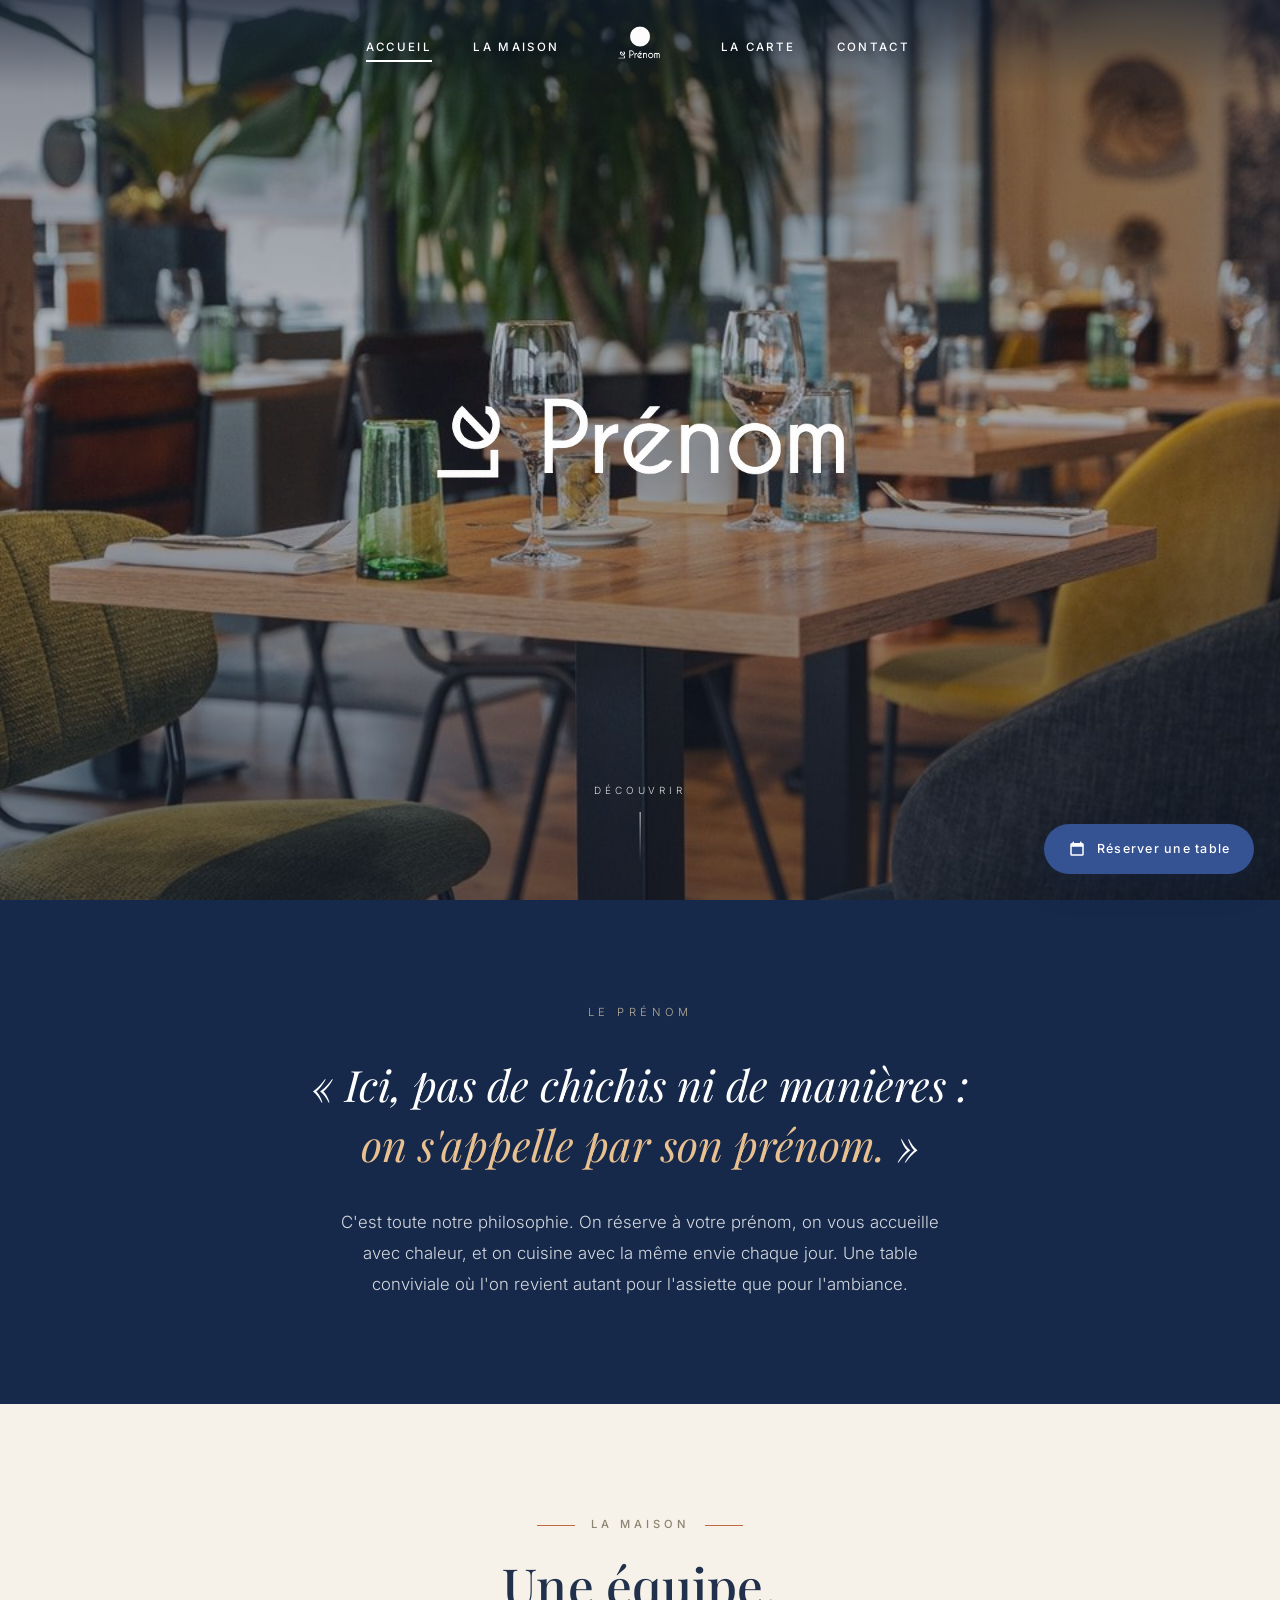
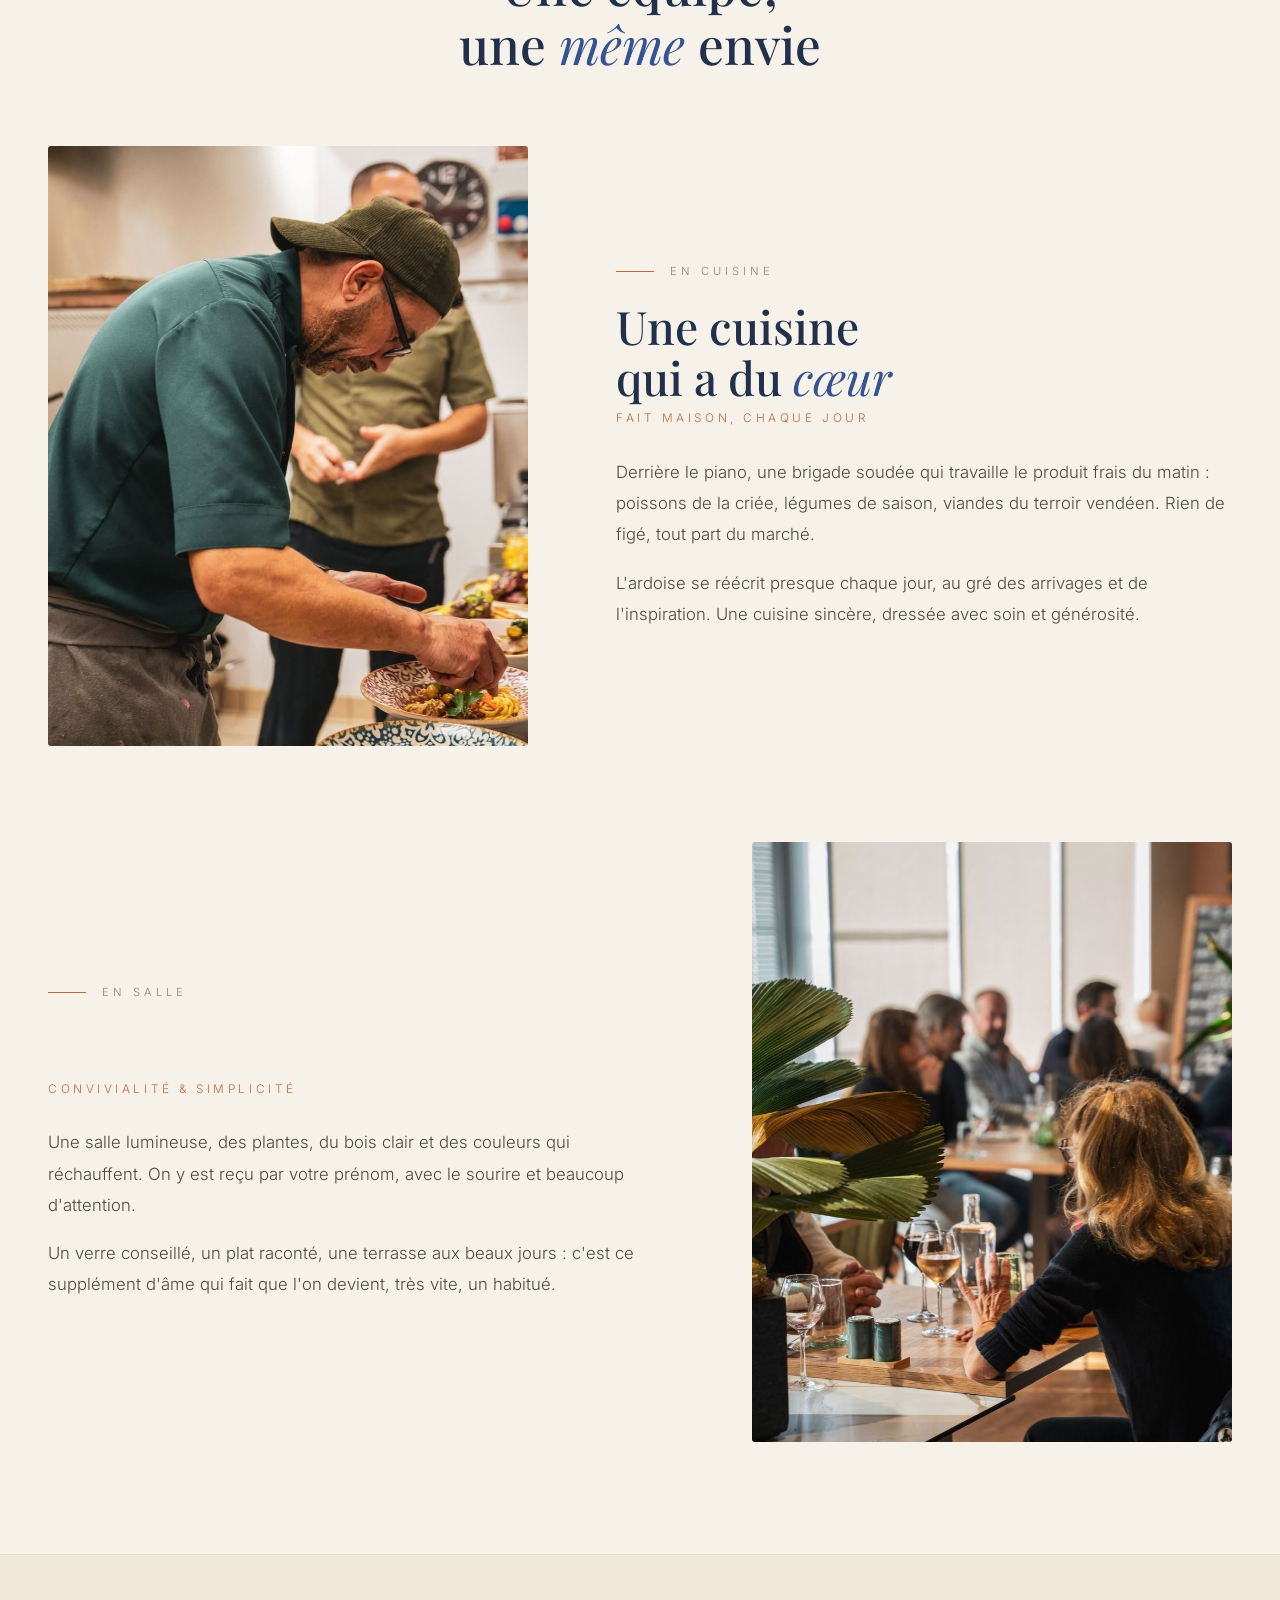
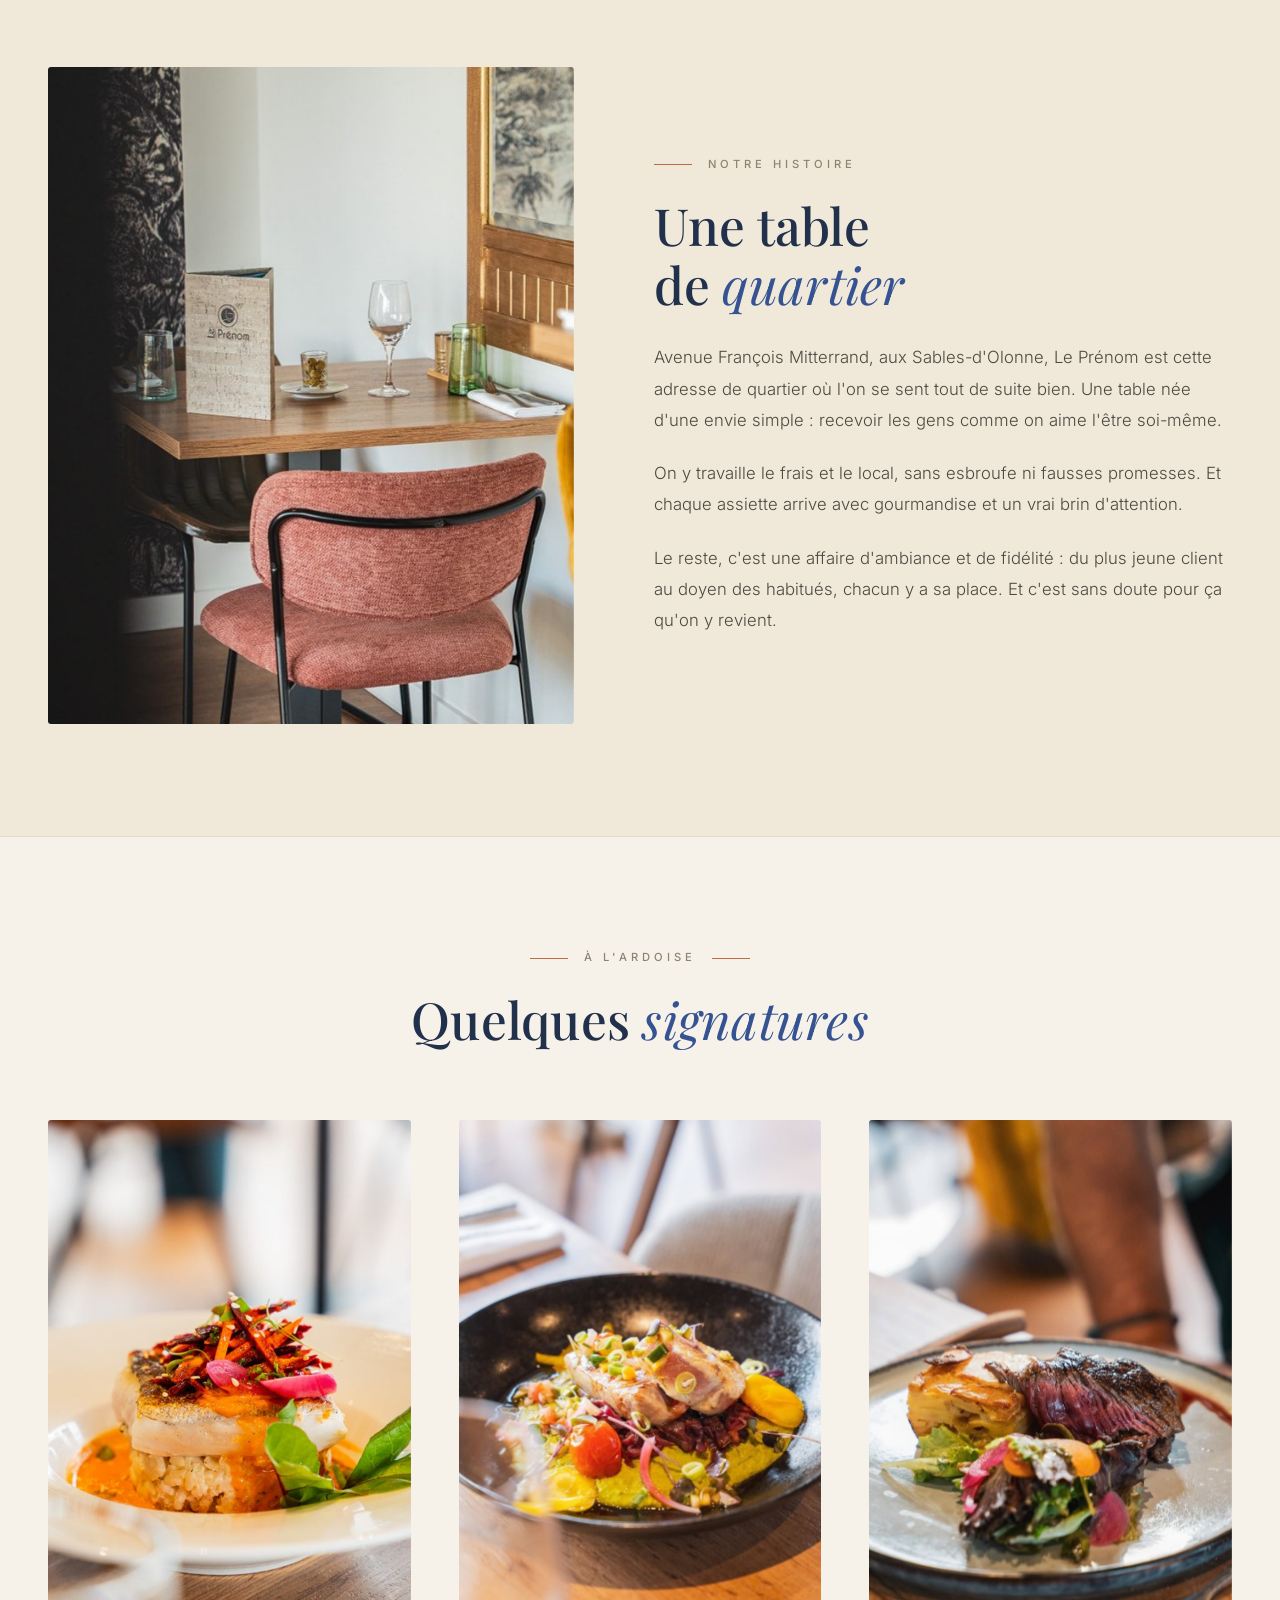
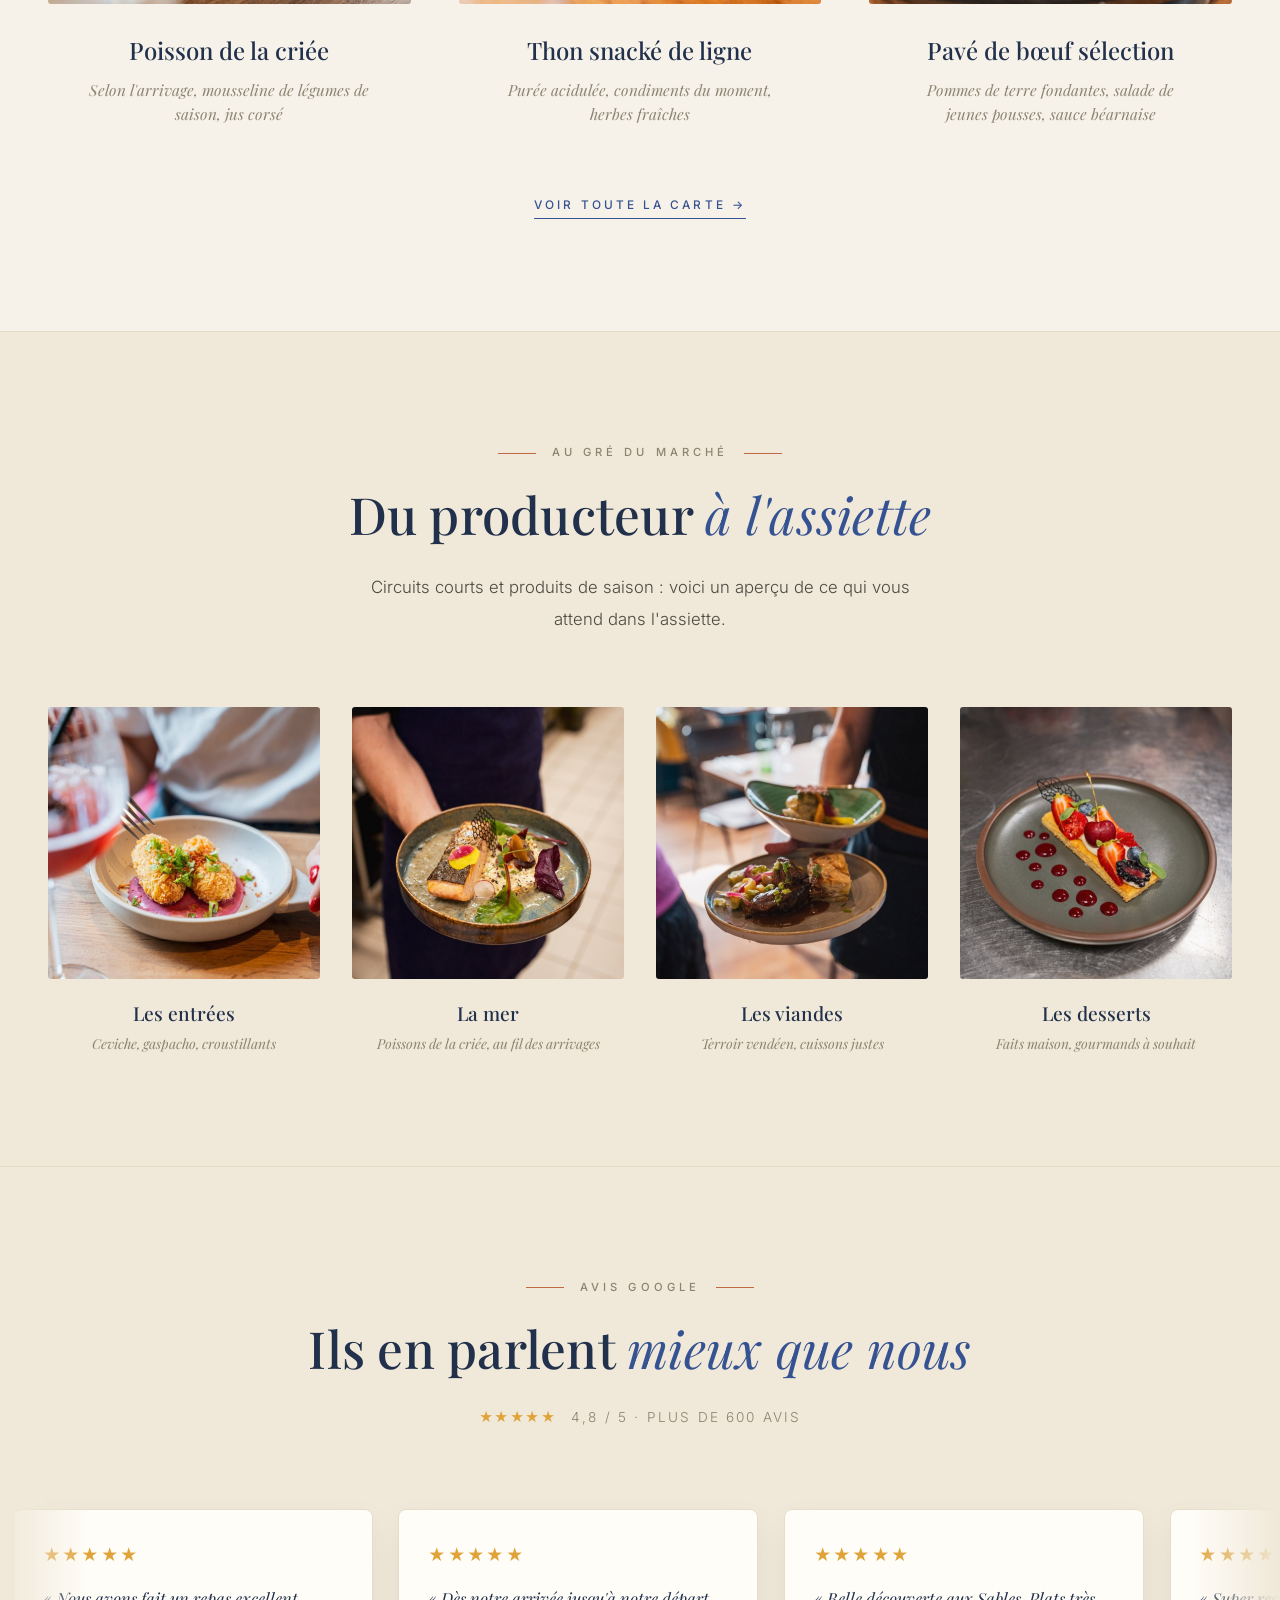
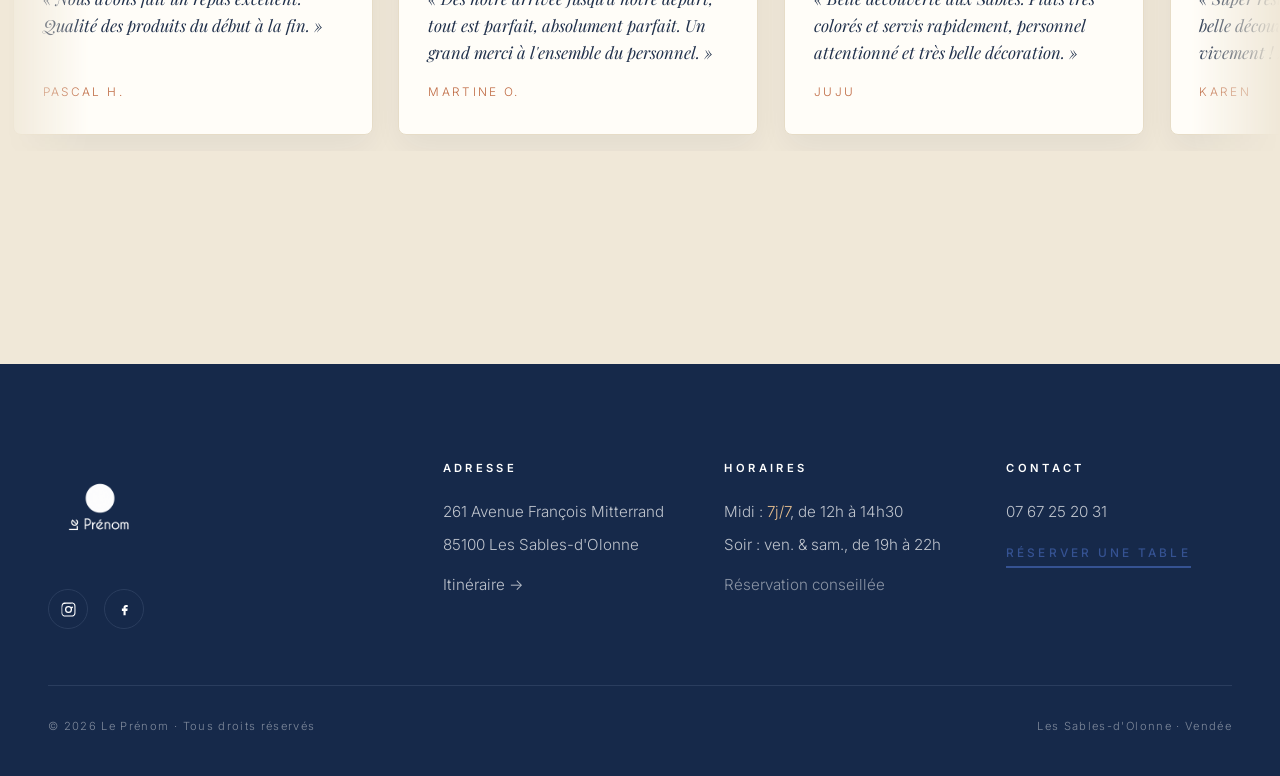
<file: index.html>
<!DOCTYPE html>
<html lang="fr">
<head>
    <meta charset="UTF-8">
    <meta name="viewport" content="width=device-width, initial-scale=1.0">
    <script>document.documentElement.classList.add('js');</script>
    <title>Le Prénom — Restaurant bistronomique aux Sables-d'Olonne</title>
    <meta name="description" content="Le Prénom, restaurant bistronomique aux Sables-d'Olonne. Cuisine de saison faite maison, poissons de la criée et terroir vendéen. Ici, on s'appelle par son prénom. Réservation 07 67 25 20 31.">
    <meta name="keywords" content="restaurant Sables d'Olonne, bistronomie Sables d'Olonne, Le Prénom, restaurant Vendée, cuisine de saison, poisson, criée, avenue François Mitterrand">
    <meta name="author" content="Le Prénom">
    <!-- TEMPORAIRE : bloque l'indexation Google pendant la phase démo. À retirer une fois le site validé. -->
    <meta name="robots" content="noindex, nofollow">
    <meta name="geo.region" content="FR-85">
    <meta name="geo.placename" content="Les Sables-d'Olonne">
    <meta name="geo.position" content="46.4969;-1.7831">
    <meta name="ICBM" content="46.4969, -1.7831">

    <link rel="canonical" href="https://florian-teis.github.io/le-prenom/">

    <link rel="icon" type="image/png" sizes="32x32" href="assets/favicon-32.png">
    <link rel="icon" type="image/png" sizes="192x192" href="assets/favicon-192.png">
    <link rel="apple-touch-icon" sizes="180x180" href="assets/apple-touch-icon.png">

    <!-- Open Graph -->
    <meta property="og:type" content="restaurant.restaurant">
    <meta property="og:locale" content="fr_FR">
    <meta property="og:site_name" content="Le Prénom">
    <meta property="og:url" content="https://florian-teis.github.io/le-prenom/">
    <meta property="og:title" content="Le Prénom — Restaurant bistronomique aux Sables-d'Olonne">
    <meta property="og:description" content="Cuisine de saison faite maison, poissons de la criée et terroir vendéen. Ici, on s'appelle par son prénom.">
    <meta property="og:image" content="https://florian-teis.github.io/le-prenom/assets/og-image.jpg">
    <meta property="og:image:width" content="1200">
    <meta property="og:image:height" content="630">
    <meta property="og:image:alt" content="Le Prénom — Restaurant bistronomique aux Sables-d'Olonne">

    <!-- Twitter -->
    <meta name="twitter:card" content="summary_large_image">
    <meta name="twitter:title" content="Le Prénom — Restaurant bistronomique aux Sables-d'Olonne">
    <meta name="twitter:description" content="Cuisine de saison faite maison aux Sables-d'Olonne. Ici, on s'appelle par son prénom.">
    <meta name="twitter:image" content="https://florian-teis.github.io/le-prenom/assets/og-image.jpg">

    <link rel="preconnect" href="https://fonts.googleapis.com">
    <link rel="preconnect" href="https://fonts.gstatic.com" crossorigin>
    <link href="https://fonts.googleapis.com/css2?family=Playfair+Display:ital,wght@0,400;0,500;0,600;1,400;1,500&family=Inter:wght@300;400;500;600&family=Poppins:wght@300;400;500&display=swap" rel="stylesheet">
    <link rel="stylesheet" href="styles.css">

    <!-- Schema.org Restaurant -->
    <script type="application/ld+json">
    {
      "@context": "https://schema.org",
      "@type": "Restaurant",
      "@id": "https://florian-teis.github.io/le-prenom/#restaurant",
      "name": "Le Prénom",
      "description": "Restaurant bistronomique aux Sables-d'Olonne. Cuisine de saison faite maison, poissons de la criée et terroir vendéen. Ici, on s'appelle par son prénom.",
      "image": [
        "https://florian-teis.github.io/le-prenom/assets/hero.jpg",
        "https://florian-teis.github.io/le-prenom/assets/plat-2.jpg",
        "https://florian-teis.github.io/le-prenom/assets/histoire.jpg"
      ],
      "logo": "https://florian-teis.github.io/le-prenom/assets/favicon-512.png",
      "url": "https://florian-teis.github.io/le-prenom/",
      "telephone": "+33767252031",
      "priceRange": "€€",
      "servesCuisine": ["Française", "Bistronomie", "Poisson", "Cuisine de saison"],
      "address": {
        "@type": "PostalAddress",
        "streetAddress": "261 Avenue François Mitterrand",
        "addressLocality": "Les Sables-d'Olonne",
        "postalCode": "85100",
        "addressRegion": "Vendée",
        "addressCountry": "FR"
      },
      "geo": { "@type": "GeoCoordinates", "latitude": 46.4969, "longitude": -1.7831 },
      "hasMap": "https://www.google.com/maps/search/?api=1&query=Le+Pr%C3%A9nom+261+Avenue+Fran%C3%A7ois+Mitterrand+Les+Sables-d%27Olonne",
      "openingHoursSpecification": [
        { "@type": "OpeningHoursSpecification", "dayOfWeek": ["Monday","Tuesday","Wednesday","Thursday","Friday","Saturday","Sunday"], "opens": "12:00", "closes": "14:30" },
        { "@type": "OpeningHoursSpecification", "dayOfWeek": ["Friday","Saturday"], "opens": "19:00", "closes": "22:00" }
      ],
      "acceptsReservations": "True",
      "menu": "https://florian-teis.github.io/le-prenom/carte.html",
      "aggregateRating": { "@type": "AggregateRating", "ratingValue": "4.8", "reviewCount": "641" },
      "sameAs": [
        "https://www.instagram.com/restaurantleprenom/",
        "https://www.facebook.com/RestaurantLePrenom/"
      ]
    }
    </script>
</head>
<body>

    <!-- NAVIGATION -->
    <nav class="nav">
        <button class="nav-burger" aria-label="Ouvrir le menu" aria-expanded="false">
            <span></span><span></span><span></span>
        </button>
        <ul class="nav-links nav-left">
            <li><a href="#top" class="active">Accueil</a></li>
            <li><a href="lamaison.html">La Maison</a></li>
        </ul>
        <a href="index.html" class="nav-logo" aria-label="Le Prénom — Accueil">
            <img class="logo-light" src="assets/logo-white.png" alt="Le Prénom">
            <img class="logo-dark" src="assets/logo-color.png" alt="">
        </a>
        <ul class="nav-links nav-right">
            <li><a href="carte.html">La Carte</a></li>
            <li><a href="#contact">Contact</a></li>
        </ul>
        <div class="nav-mobile">
            <a href="#top" class="active">Accueil</a>
            <a href="lamaison.html">La Maison</a>
            <a href="carte.html">La Carte</a>
            <a href="#contact">Contact</a>
            <a href="#reserver" class="btn" data-reserve>Réserver une table</a>
        </div>
    </nav>

    <!-- HERO -->
    <header class="hero" id="top">
        <div class="hero-image" style="background-image: url('assets/hero.jpg');"></div>
        <div class="hero-content">
            <h1 class="hero-title reveal"><img class="hero-wordmark" src="assets/logo-wordmark-white.png" alt="Le Prénom"></h1>
        </div>
        <div class="hero-scroll">Découvrir</div>
    </header>

    <!-- CONCEPT -->
    <section class="concept" id="concept">
        <div class="concept-inner">
            <p class="concept-overline reveal">Le Prénom</p>
            <blockquote class="concept-quote reveal">
                « Ici, pas de chichis ni de manières :<br>
                <em>on s'appelle par son prénom.</em> »
            </blockquote>
            <p class="concept-text reveal">
                C'est toute notre philosophie. On réserve à votre prénom, on vous accueille
                avec chaleur, et on cuisine avec la même envie chaque jour. Une table
                conviviale où l'on revient autant pour l'assiette que pour l'ambiance.
            </p>
        </div>
    </section>

    <!-- L'ÉQUIPE -->
    <section class="equipe" id="equipe">
        <div class="container">
            <div class="section-header">
                <p class="section-overline center reveal">La Maison</p>
                <h2 class="section-title reveal">Une équipe,<br>une <em>même</em> envie</h2>
            </div>

            <div class="equipe-rows">
                <article class="equipe-row">
                    <div class="equipe-photo img-reveal parallax-wrap">
                        <div class="parallax-img" data-parallax-img style="background-image: url('assets/team-cuisine.jpg');"></div>
                    </div>
                    <div class="equipe-content">
                        <p class="equipe-overline reveal">En cuisine</p>
                        <h3 class="equipe-name reveal">Une cuisine<br>qui a du <em>cœur</em></h3>
                        <p class="equipe-role reveal">Fait maison, chaque jour</p>
                        <p class="equipe-bio reveal">
                            Derrière le piano, une brigade soudée qui travaille le produit
                            frais du matin : poissons de la criée, légumes de saison,
                            viandes du terroir vendéen. Rien de figé, tout part du marché.
                        </p>
                        <p class="equipe-bio reveal">
                            L'ardoise se réécrit presque chaque jour, au gré des arrivages
                            et de l'inspiration. Une cuisine sincère, dressée avec soin
                            et générosité.
                        </p>
                    </div>
                </article>

                <article class="equipe-row reverse">
                    <div class="equipe-photo img-reveal parallax-wrap">
                        <div class="parallax-img" data-parallax-img style="background-image: url('assets/team-salle.jpg');"></div>
                    </div>
                    <div class="equipe-content">
                        <p class="equipe-overline reveal">En salle</p>
                        <h3 class="equipe-name reveal">Comme à la <em>maison</em></h3>
                        <p class="equipe-role reveal">Convivialité & simplicité</p>
                        <p class="equipe-bio reveal">
                            Une salle lumineuse, des plantes, du bois clair et des couleurs
                            qui réchauffent. On y est reçu par votre prénom, avec le sourire
                            et beaucoup d'attention.
                        </p>
                        <p class="equipe-bio reveal">
                            Un verre conseillé, un plat raconté, une terrasse aux beaux jours :
                            c'est ce supplément d'âme qui fait que l'on devient, très vite,
                            un habitué.
                        </p>
                    </div>
                </article>
            </div>
        </div>
    </section>

    <!-- NOTRE HISTOIRE -->
    <section class="histoire" id="histoire">
        <div class="container">
            <div class="histoire-grid">
                <div class="histoire-image img-reveal parallax-wrap">
                    <div class="parallax-img" data-parallax-img style="background-image: url('assets/histoire.jpg');"></div>
                </div>
                <div class="histoire-content">
                    <p class="section-overline reveal">Notre histoire</p>
                    <h2 class="section-title reveal">Une table<br>de <em>quartier</em></h2>
                    <p class="section-text reveal">
                        Avenue François Mitterrand, aux Sables-d'Olonne, Le Prénom est
                        cette adresse de quartier où l'on se sent tout de suite bien.
                        Une table née d'une envie simple : recevoir les gens comme on
                        aime l'être soi-même.
                    </p>
                    <p class="section-text reveal">
                        On y travaille le frais et le local, sans esbroufe ni fausses
                        promesses. Et chaque assiette arrive avec gourmandise et un
                        vrai brin d'attention.
                    </p>
                    <p class="section-text reveal">
                        Le reste, c'est une affaire d'ambiance et de fidélité :
                        du plus jeune client au doyen des habitués, chacun y a sa place.
                        Et c'est sans doute pour ça qu'on y revient.
                    </p>
                </div>
            </div>
        </div>
    </section>

    <!-- PLATS SIGNATURES -->
    <section class="plats" id="plats">
        <div class="container">
            <div class="section-header">
                <p class="section-overline center reveal">À l'ardoise</p>
                <h2 class="section-title reveal">Quelques <em>signatures</em></h2>
            </div>

            <div class="plats-grid">
                <article class="plat-card reveal">
                    <div class="plat-image img-reveal parallax-wrap">
                        <div class="parallax-img" data-parallax-img style="background-image: url('assets/plat-1.jpg');"></div>
                    </div>
                    <h3 class="plat-name">Poisson de la criée</h3>
                    <p class="plat-desc">Selon l'arrivage, mousseline de légumes de saison, jus corsé</p>
                </article>

                <article class="plat-card reveal">
                    <div class="plat-image img-reveal parallax-wrap">
                        <div class="parallax-img" data-parallax-img style="background-image: url('assets/plat-2.jpg');"></div>
                    </div>
                    <h3 class="plat-name">Thon snacké de ligne</h3>
                    <p class="plat-desc">Purée acidulée, condiments du moment, herbes fraîches</p>
                </article>

                <article class="plat-card reveal">
                    <div class="plat-image img-reveal parallax-wrap">
                        <div class="parallax-img" data-parallax-img style="background-image: url('assets/plat-3.jpg');"></div>
                    </div>
                    <h3 class="plat-name">Pavé de bœuf sélection</h3>
                    <p class="plat-desc">Pommes de terre fondantes, salade de jeunes pousses, sauce béarnaise</p>
                </article>
            </div>

            <div class="plats-cta reveal">
                <a href="carte.html" class="link-discrete">Voir toute la carte →</a>
            </div>
        </div>
    </section>

    <!-- SAVEURS -->
    <section class="saveurs" id="saveurs">
        <div class="container">
            <div class="saveurs-intro">
                <p class="section-overline center reveal">Au gré du marché</p>
                <h2 class="section-title reveal">Du producteur <em>à l'assiette</em></h2>
                <p class="section-text reveal">
                    Circuits courts et produits de saison : voici un aperçu
                    de ce qui vous attend dans l'assiette.
                </p>
            </div>

            <div class="saveurs-grid">
                <article class="saveur-card reveal">
                    <a href="carte.html" aria-label="Voir les entrées">
                        <div class="saveur-image img-reveal parallax-wrap">
                            <div class="parallax-img" data-parallax-img style="background-image: url('assets/cat-entrees.jpg');"></div>
                        </div>
                        <h3 class="saveur-name">Les entrées</h3>
                        <p class="saveur-tagline">Ceviche, gaspacho, croustillants</p>
                    </a>
                </article>

                <article class="saveur-card reveal">
                    <a href="carte.html" aria-label="Voir les poissons">
                        <div class="saveur-image img-reveal parallax-wrap">
                            <div class="parallax-img" data-parallax-img style="background-image: url('assets/cat-poissons.jpg');"></div>
                        </div>
                        <h3 class="saveur-name">La mer</h3>
                        <p class="saveur-tagline">Poissons de la criée, au fil des arrivages</p>
                    </a>
                </article>

                <article class="saveur-card reveal">
                    <a href="carte.html" aria-label="Voir les viandes">
                        <div class="saveur-image img-reveal parallax-wrap">
                            <div class="parallax-img" data-parallax-img style="background-image: url('assets/cat-viandes.jpg');"></div>
                        </div>
                        <h3 class="saveur-name">Les viandes</h3>
                        <p class="saveur-tagline">Terroir vendéen, cuissons justes</p>
                    </a>
                </article>

                <article class="saveur-card reveal">
                    <a href="carte.html" aria-label="Voir les desserts">
                        <div class="saveur-image img-reveal parallax-wrap">
                            <div class="parallax-img" data-parallax-img style="background-image: url('assets/cat-desserts.jpg');"></div>
                        </div>
                        <h3 class="saveur-name">Les desserts</h3>
                        <p class="saveur-tagline">Faits maison, gourmands à souhait</p>
                    </a>
                </article>
            </div>
        </div>
    </section>

    <!-- AVIS CLIENTS (Google) -->
    <section class="avis" id="avis">
        <div class="avis-head">
            <p class="section-overline center reveal">Avis Google</p>
            <h2 class="section-title reveal">Ils en parlent <em>mieux que nous</em></h2>
            <p class="avis-rating reveal"><span class="stars">★★★★★</span> 4,8 / 5 · plus de 600 avis</p>
        </div>

        <div class="avis-marquee">
            <div class="avis-track">
                <!-- Série d'avis (dupliquée plus bas pour le défilement continu) -->
                <article class="avis-card"><div class="avis-stars">★★★★★</div><p class="avis-text">« Nous avons fait un repas excellent. Qualité des produits du début à la fin. »</p><p class="avis-author">Pascal H.</p></article>
                <article class="avis-card"><div class="avis-stars">★★★★★</div><p class="avis-text">« Dès notre arrivée jusqu'à notre départ, tout est parfait, absolument parfait. Un grand merci à l'ensemble du personnel. »</p><p class="avis-author">Martine O.</p></article>
                <article class="avis-card"><div class="avis-stars">★★★★★</div><p class="avis-text">« Belle découverte aux Sables. Plats très colorés et servis rapidement, personnel attentionné et très belle décoration. »</p><p class="avis-author">Juju</p></article>
                <article class="avis-card"><div class="avis-stars">★★★★★</div><p class="avis-text">« Super restaurant ! Vraiment une très belle découverte ! Je recommande vivement ! »</p><p class="avis-author">Karen</p></article>
                <article class="avis-card"><div class="avis-stars">★★★★<span class="star-empty">★</span></div><p class="avis-text">« Très bon et bien présenté. Un prix vraiment correct et un service rapide. »</p><p class="avis-author">Shortsam</p></article>
                <article class="avis-card"><div class="avis-stars">★★★★★</div><p class="avis-text">« Délicieux, fait maison ! Le service était impeccable, les serveurs sont souriants et disponibles. »</p><p class="avis-author">Sarah O.</p></article>
                <article class="avis-card"><div class="avis-stars">★★★★★</div><p class="avis-text">« Les plats sont délicieux du début à la fin : entrée, plat et dessert parfaitement préparés et joliment présentés. »</p><p class="avis-author">Erwan M.</p></article>
                <article class="avis-card"><div class="avis-stars">★★★★★</div><p class="avis-text">« Tout était excellent et parfait. Cuisine créative et généreuse. Si vous êtes de passage aux Sables, à tester absolument ! »</p><p class="avis-author">Izzy</p></article>
                <!-- duplicata pour la boucle -->
                <article class="avis-card" aria-hidden="true"><div class="avis-stars">★★★★★</div><p class="avis-text">« Nous avons fait un repas excellent. Qualité des produits du début à la fin. »</p><p class="avis-author">Pascal H.</p></article>
                <article class="avis-card" aria-hidden="true"><div class="avis-stars">★★★★★</div><p class="avis-text">« Dès notre arrivée jusqu'à notre départ, tout est parfait, absolument parfait. Un grand merci à l'ensemble du personnel. »</p><p class="avis-author">Martine O.</p></article>
                <article class="avis-card" aria-hidden="true"><div class="avis-stars">★★★★★</div><p class="avis-text">« Belle découverte aux Sables. Plats très colorés et servis rapidement, personnel attentionné et très belle décoration. »</p><p class="avis-author">Juju</p></article>
                <article class="avis-card" aria-hidden="true"><div class="avis-stars">★★★★★</div><p class="avis-text">« Super restaurant ! Vraiment une très belle découverte ! Je recommande vivement ! »</p><p class="avis-author">Karen</p></article>
                <article class="avis-card" aria-hidden="true"><div class="avis-stars">★★★★<span class="star-empty">★</span></div><p class="avis-text">« Très bon et bien présenté. Un prix vraiment correct et un service rapide. »</p><p class="avis-author">Shortsam</p></article>
                <article class="avis-card" aria-hidden="true"><div class="avis-stars">★★★★★</div><p class="avis-text">« Délicieux, fait maison ! Le service était impeccable, les serveurs sont souriants et disponibles. »</p><p class="avis-author">Sarah O.</p></article>
                <article class="avis-card" aria-hidden="true"><div class="avis-stars">★★★★★</div><p class="avis-text">« Les plats sont délicieux du début à la fin : entrée, plat et dessert parfaitement préparés et joliment présentés. »</p><p class="avis-author">Erwan M.</p></article>
                <article class="avis-card" aria-hidden="true"><div class="avis-stars">★★★★★</div><p class="avis-text">« Tout était excellent et parfait. Cuisine créative et généreuse. Si vous êtes de passage aux Sables, à tester absolument ! »</p><p class="avis-author">Izzy</p></article>
            </div>
        </div>

        <p class="avis-cta reveal">
            <a href="https://www.google.com/maps/search/?api=1&query=Le+Pr%C3%A9nom+261+Avenue+Fran%C3%A7ois+Mitterrand+Les+Sables-d%27Olonne" target="_blank" rel="noopener" class="link-discrete">Voir tous les avis sur Google →</a>
        </p>
    </section>

    <!-- PIED DE PAGE / CONTACT -->
    <footer class="footer" id="contact">
        <div class="footer-grid">
            <div class="footer-brand">
                <a href="index.html" class="nav-logo" aria-label="Le Prénom"><img src="assets/logo-white.png" alt="Le Prénom"></a>
                <div class="footer-social">
                    <a href="https://www.instagram.com/restaurantleprenom/" target="_blank" rel="noopener" aria-label="Instagram">
                        <svg viewBox="0 0 24 24" aria-hidden="true"><path d="M12 2.2c3.2 0 3.6 0 4.9.07 1.17.05 1.8.25 2.23.41.56.22.96.48 1.38.9.42.42.68.82.9 1.38.16.42.36 1.06.41 2.23.06 1.27.07 1.65.07 4.85s0 3.58-.07 4.85c-.05 1.17-.25 1.8-.41 2.23-.22.56-.48.96-.9 1.38-.42.42-.82.68-1.38.9-.42.16-1.06.36-2.23.41-1.27.06-1.65.07-4.9.07s-3.63 0-4.9-.07c-1.17-.05-1.8-.25-2.23-.41a3.7 3.7 0 01-1.38-.9 3.7 3.7 0 01-.9-1.38c-.16-.42-.36-1.06-.41-2.23C2.21 15.6 2.2 15.2 2.2 12s0-3.58.07-4.85c.05-1.17.25-1.8.41-2.23.22-.56.48-.96.9-1.38.42-.42.82-.68 1.38-.9.42-.16 1.06-.36 2.23-.41C8.4 2.21 8.8 2.2 12 2.2zm0 1.8c-3.15 0-3.52.01-4.76.07-.9.04-1.38.19-1.7.32-.43.16-.74.36-1.06.68-.32.32-.52.63-.68 1.06-.13.32-.28.8-.32 1.7C3.21 8.48 3.2 8.85 3.2 12s.01 3.52.07 4.76c.04.9.19 1.38.32 1.7.16.43.36.74.68 1.06.32.32.63.52 1.06.68.32.13.8.28 1.7.32 1.24.06 1.61.07 4.76.07s3.52-.01 4.76-.07c.9-.04 1.38-.19 1.7-.32.43-.16.74-.36 1.06-.68.32-.32.52-.63.68-1.06.13-.32.28-.8.32-1.7.06-1.24.07-1.61.07-4.76s-.01-3.52-.07-4.76c-.04-.9-.19-1.38-.32-1.7a2.85 2.85 0 00-.68-1.06 2.85 2.85 0 00-1.06-.68c-.32-.13-.8-.28-1.7-.32C15.52 4.01 15.15 4 12 4zm0 3.06A4.94 4.94 0 1112 17a4.94 4.94 0 010-9.88zm0 1.8a3.14 3.14 0 100 6.28 3.14 3.14 0 000-6.28zm5.14-.96a1.15 1.15 0 110 2.3 1.15 1.15 0 010-2.3z"/></svg>
                    </a>
                    <a href="https://www.facebook.com/RestaurantLePrenom/" target="_blank" rel="noopener" aria-label="Facebook">
                        <svg viewBox="0 0 24 24" aria-hidden="true"><path d="M14 8.5h2.5V5.5H14c-2 0-3.4 1.5-3.4 3.6v1.6H8.3V14h2.3v6h3v-6h2.4l.4-3.3h-2.8V9.3c0-.5.3-.8.9-.8z"/></svg>
                    </a>
                </div>
            </div>

            <div class="footer-col">
                <h4>Adresse</h4>
                <ul>
                    <li>261 Avenue François Mitterrand</li>
                    <li>85100 Les Sables-d'Olonne</li>
                    <li style="margin-top: 1rem;">
                        <a href="https://www.google.com/maps/search/?api=1&query=Le+Pr%C3%A9nom+261+Avenue+Fran%C3%A7ois+Mitterrand+Les+Sables-d%27Olonne" target="_blank" rel="noopener">Itinéraire →</a>
                    </li>
                </ul>
            </div>

            <div class="footer-col">
                <h4>Horaires</h4>
                <ul>
                    <li>Midi : <span class="accent">7j/7</span>, de 12h à 14h30</li>
                    <li>Soir : ven. &amp; sam., de 19h à 22h</li>
                    <li style="margin-top: 1rem; color: rgba(255,255,255,0.5);">Réservation conseillée</li>
                </ul>
            </div>

            <div class="footer-col">
                <h4>Contact</h4>
                <ul>
                    <li><a href="tel:+33767252031">07 67 25 20 31</a></li>
                    <li style="margin-top: 1rem;">
                        <a href="#reserver" class="link-discrete" data-reserve>Réserver une table</a>
                    </li>
                </ul>
            </div>
        </div>

        <div class="footer-bottom">
            <p>© 2026 Le Prénom · Tous droits réservés</p>
            <p>Les Sables-d'Olonne · Vendée</p>
        </div>
    </footer>

    <!-- Bouton flottant « Réserver une table » -->
    <a href="#reserver" class="reserve-fab" data-reserve aria-label="Réserver une table">
        <svg viewBox="0 0 24 24" aria-hidden="true"><path d="M7 2a1 1 0 0 1 1 1v1h8V3a1 1 0 1 1 2 0v1h1a2 2 0 0 1 2 2v13a2 2 0 0 1-2 2H5a2 2 0 0 1-2-2V6a2 2 0 0 1 2-2h1V3a1 1 0 0 1 1-1zM5 9v10h14V9H5z"/></svg>
        <span>Réserver une table</span>
    </a>

    <script>
        // Navbar : transparent en haut → blanc après un peu de scroll
        const nav = document.querySelector('.nav');
        const setNav = () => nav.classList.toggle('scrolled', window.scrollY > 70);
        window.addEventListener('scroll', setNav, { passive: true });
        setNav();

        // Menu burger (mobile)
        const burger = document.querySelector('.nav-burger');
        burger.addEventListener('click', () => {
            const open = nav.classList.toggle('open');
            burger.classList.toggle('open', open);
            burger.setAttribute('aria-expanded', open);
            document.body.style.overflow = open ? 'hidden' : '';
        });
        document.querySelectorAll('.nav-mobile a').forEach(a => a.addEventListener('click', () => {
            nav.classList.remove('open');
            burger.classList.remove('open');
            document.body.style.overflow = '';
        }));

        // Révélations au scroll
        const observer = new IntersectionObserver((entries) => {
            entries.forEach(entry => {
                if (entry.isIntersecting) { entry.target.classList.add('visible'); observer.unobserve(entry.target); }
            });
        }, { threshold: 0.12, rootMargin: '0px 0px -50px 0px' });
        document.querySelectorAll('.reveal, .img-reveal').forEach(el => observer.observe(el));

        // Parallaxe douce sur les images
        const parallaxImages = document.querySelectorAll('[data-parallax-img]');
        let ticking = false;
        function applyParallax() {
            const vh = window.innerHeight;
            parallaxImages.forEach(img => {
                const rect = img.parentElement.getBoundingClientRect();
                if (rect.bottom > -200 && rect.top < vh + 200) {
                    const center = rect.top + rect.height / 2;
                    const progress = (center - vh / 2) / (vh / 2 + rect.height / 2);
                    img.style.setProperty('--par', `${-progress * 8}%`);
                }
            });
            ticking = false;
        }
        window.addEventListener('scroll', () => {
            if (!ticking) { window.requestAnimationFrame(applyParallax); ticking = true; }
        }, { passive: true });
        applyParallax();
    </script>
    <script src="reservation.js"></script>

</body>
</html>
</file>
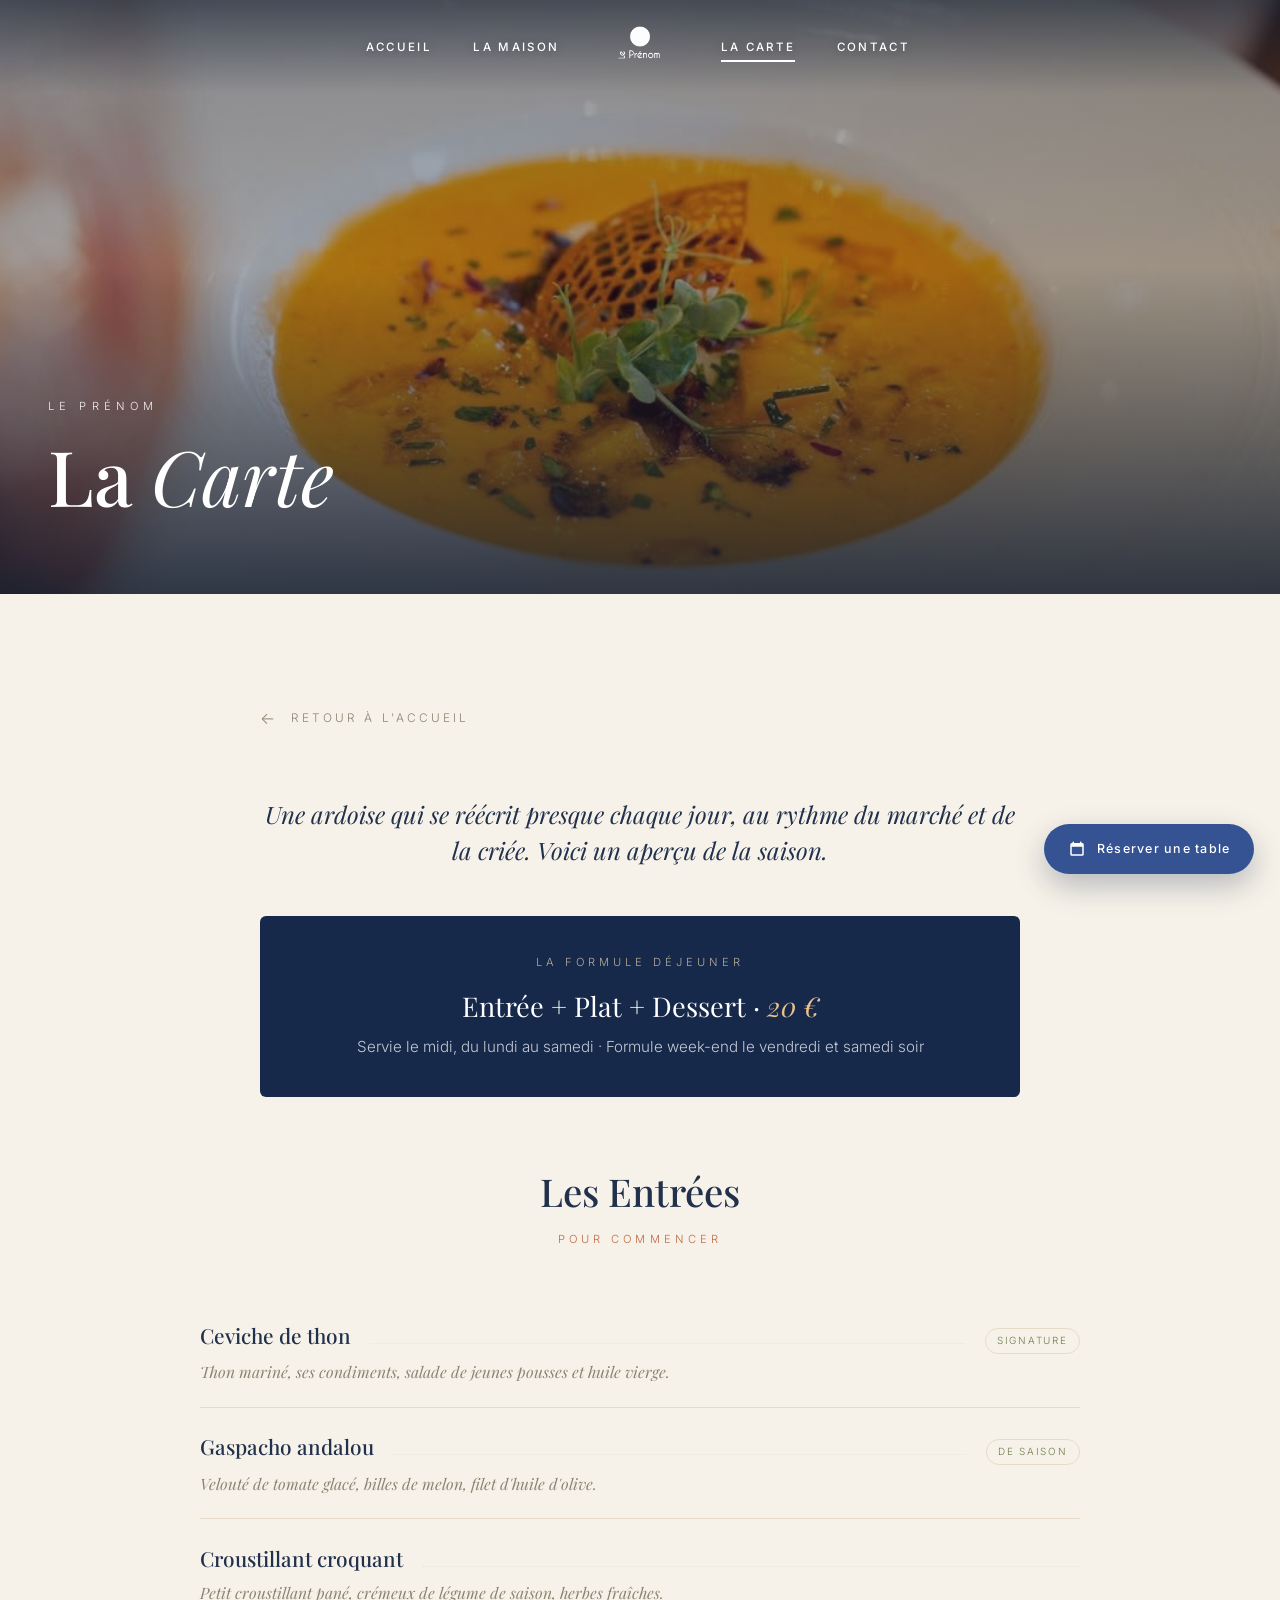
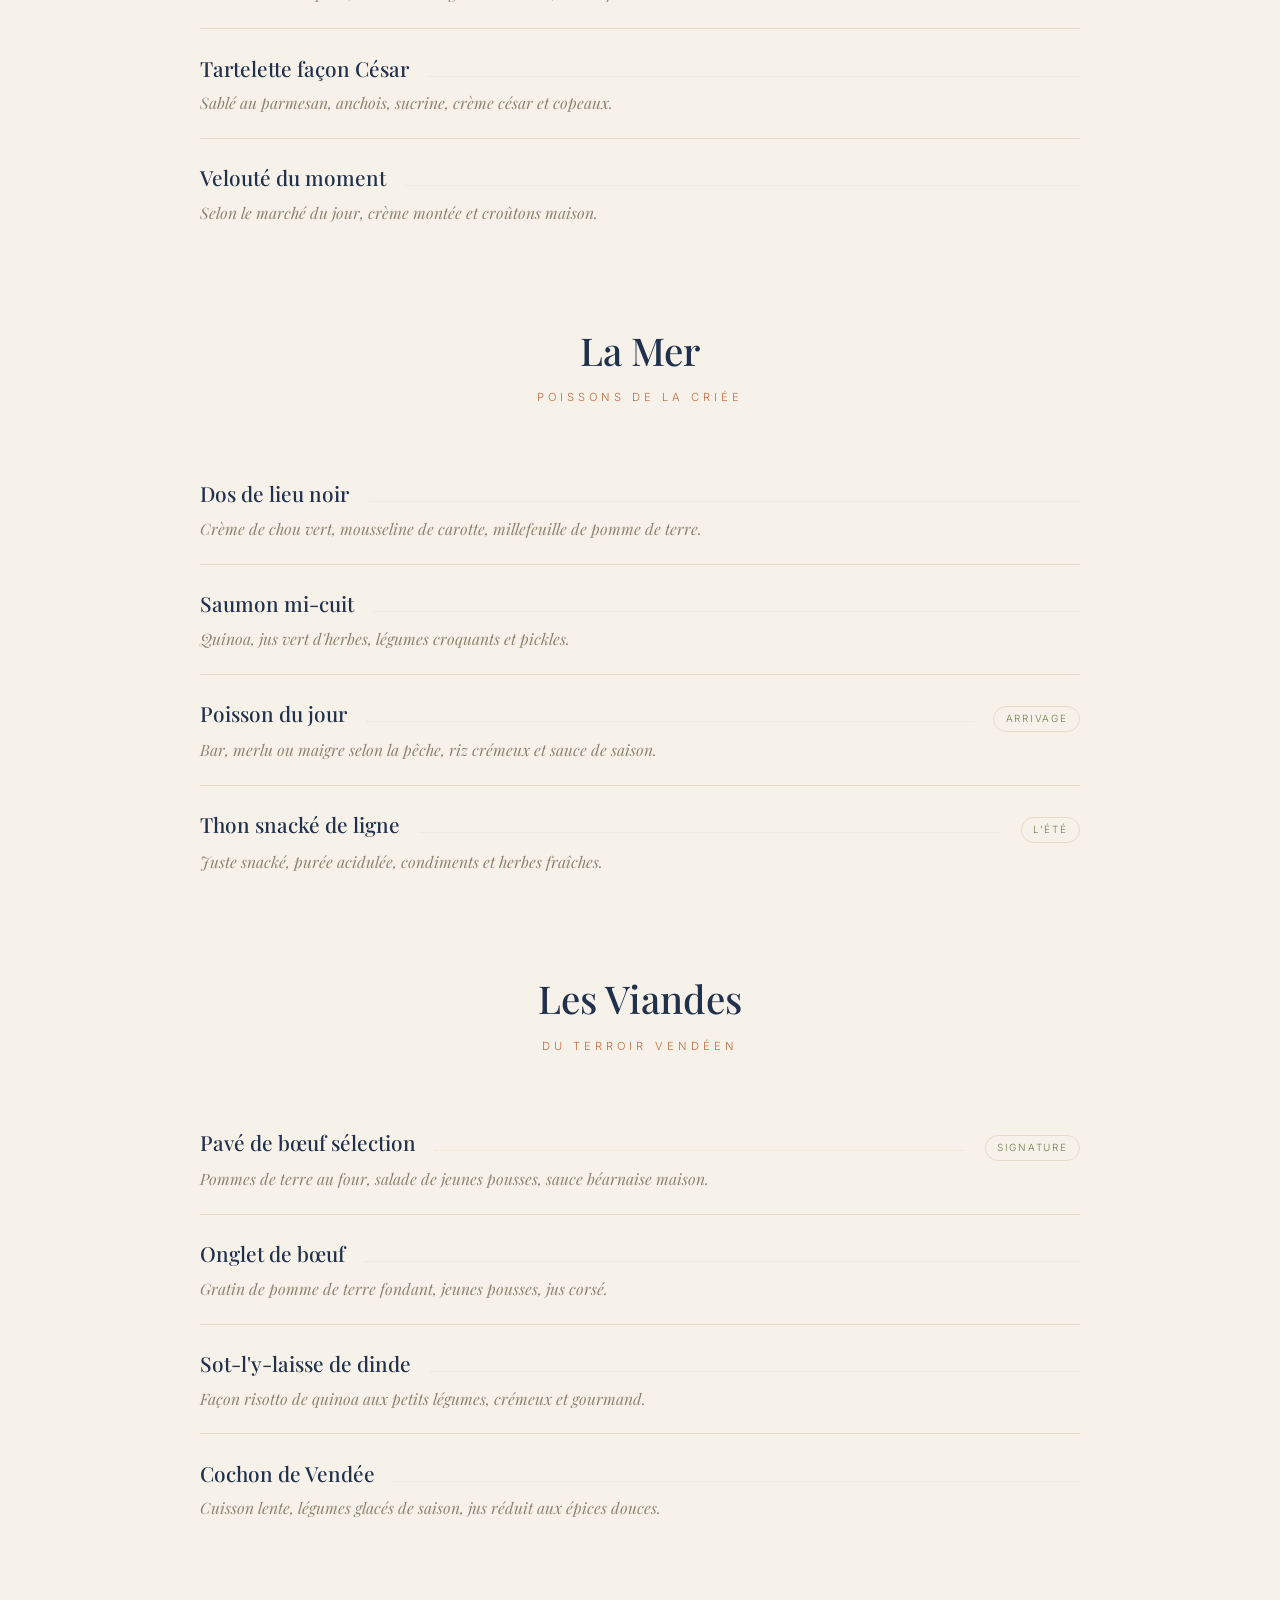
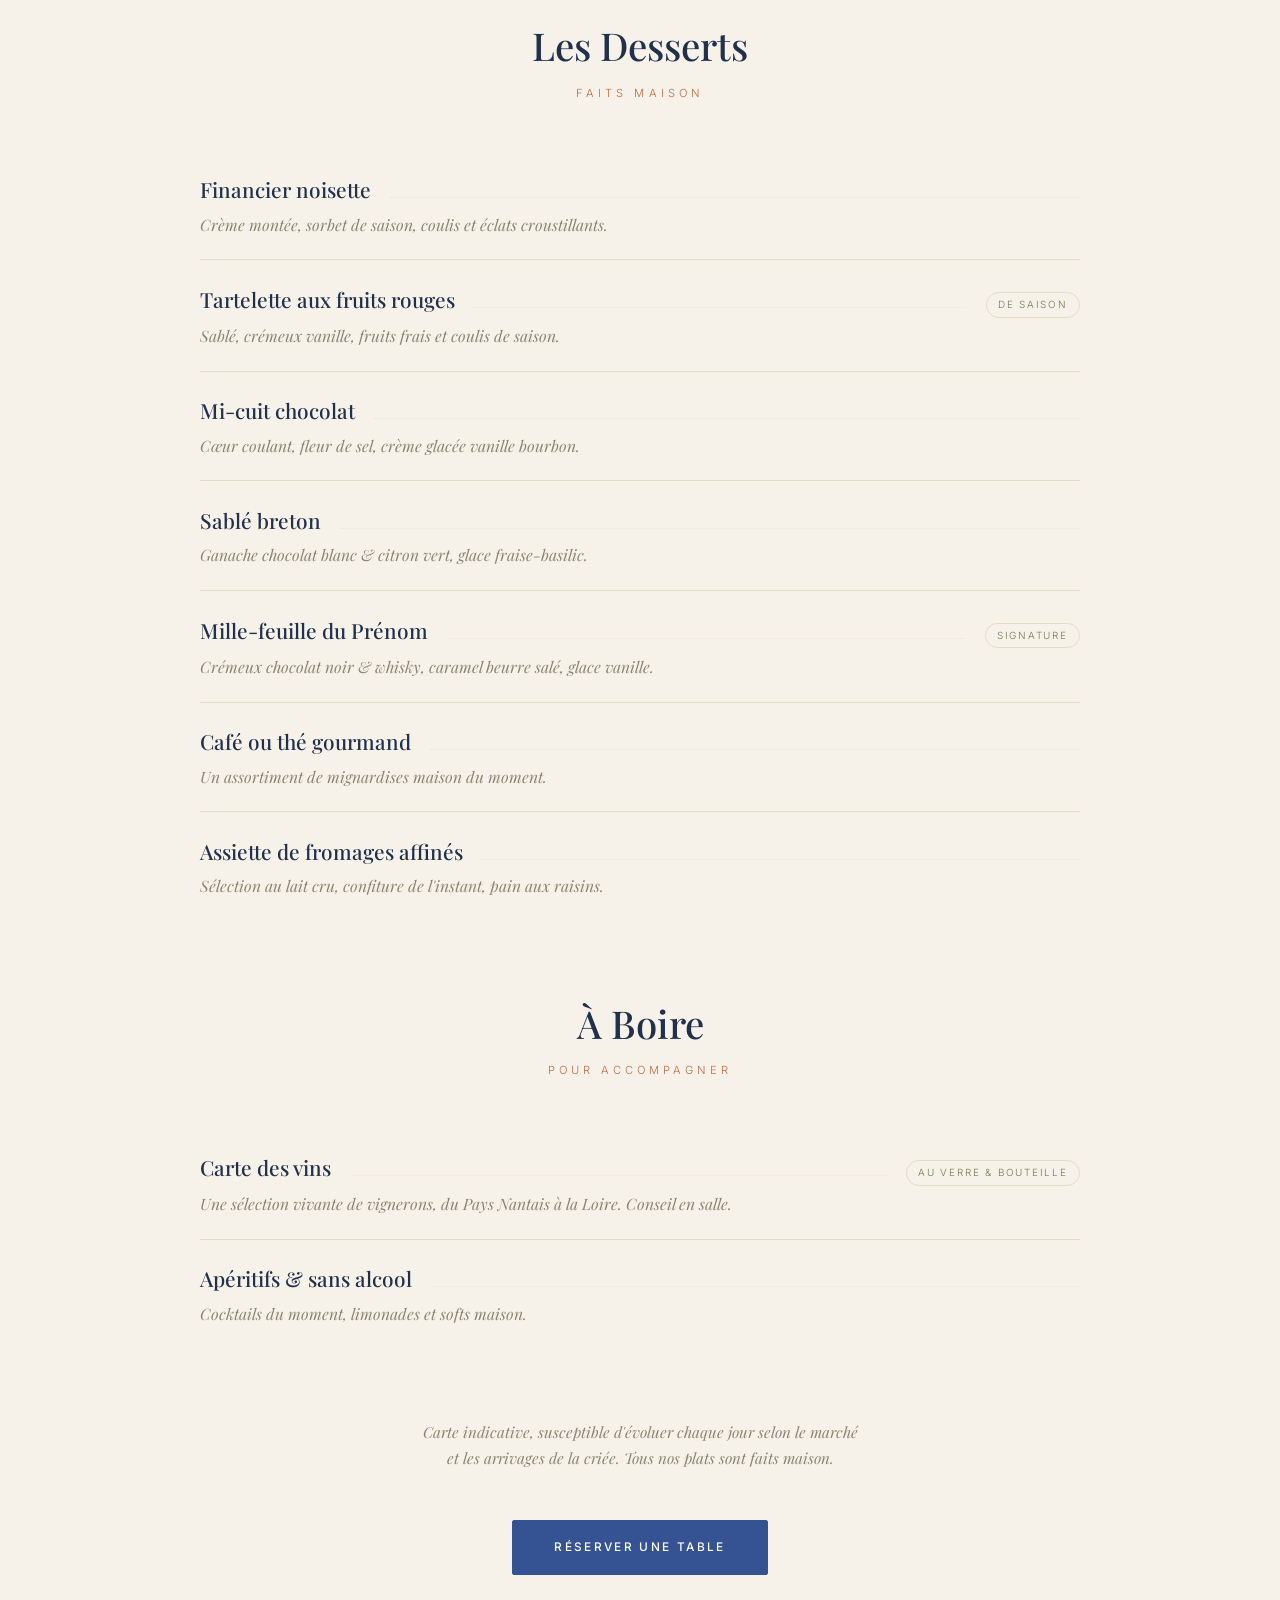
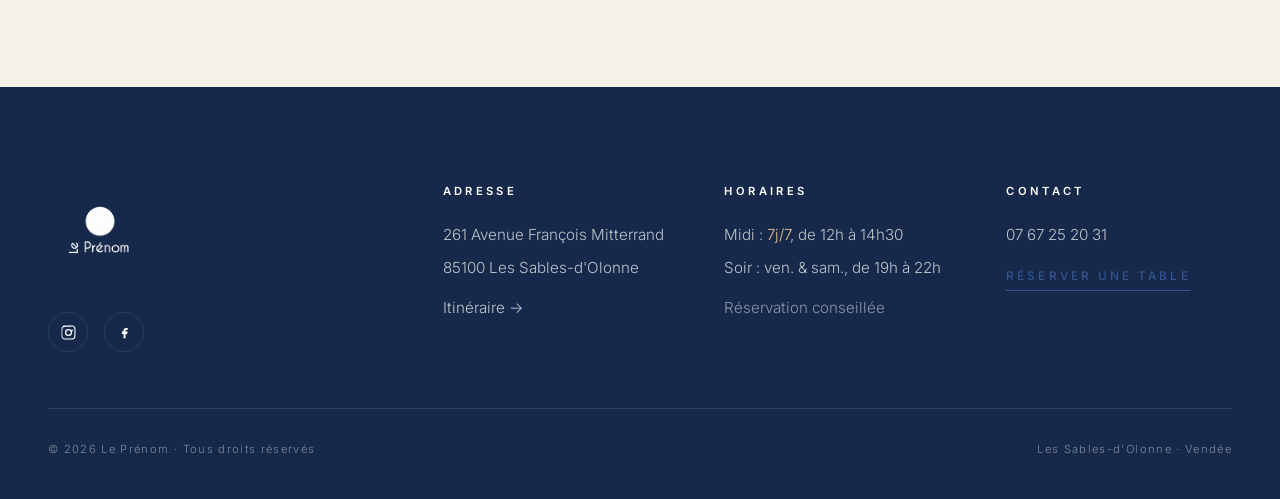
<file: carte.html>
<!DOCTYPE html>
<html lang="fr">
<head>
    <meta charset="UTF-8">
    <meta name="viewport" content="width=device-width, initial-scale=1.0">
    <script>document.documentElement.classList.add('js');</script>
    <title>La Carte — Le Prénom, restaurant aux Sables-d'Olonne</title>
    <meta name="description" content="La carte du Prénom aux Sables-d'Olonne : entrées, poissons de la criée, viandes du terroir vendéen et desserts faits maison. Formule déjeuner et ardoise qui change chaque jour.">
    <meta name="keywords" content="carte Le Prénom, menu Sables d'Olonne, bistronomie, formule déjeuner, poisson criée, dessert maison, Vendée">
    <meta name="author" content="Le Prénom">
    <!-- TEMPORAIRE : bloque l'indexation Google pendant la phase démo. À retirer une fois le site validé. -->
    <meta name="robots" content="noindex, nofollow">

    <link rel="canonical" href="https://florian-teis.github.io/le-prenom/carte.html">

    <link rel="icon" type="image/png" sizes="32x32" href="assets/favicon-32.png">
    <link rel="icon" type="image/png" sizes="192x192" href="assets/favicon-192.png">
    <link rel="apple-touch-icon" sizes="180x180" href="assets/apple-touch-icon.png">

    <meta property="og:type" content="website">
    <meta property="og:locale" content="fr_FR">
    <meta property="og:site_name" content="Le Prénom">
    <meta property="og:url" content="https://florian-teis.github.io/le-prenom/carte.html">
    <meta property="og:title" content="La Carte — Le Prénom, restaurant aux Sables-d'Olonne">
    <meta property="og:description" content="Entrées, poissons de la criée, viandes du terroir et desserts faits maison. Une ardoise qui change chaque jour.">
    <meta property="og:image" content="https://florian-teis.github.io/le-prenom/assets/og-image.jpg">

    <meta name="twitter:card" content="summary_large_image">
    <meta name="twitter:title" content="La Carte — Le Prénom">
    <meta name="twitter:description" content="Entrées, poissons, viandes et desserts faits maison aux Sables-d'Olonne.">
    <meta name="twitter:image" content="https://florian-teis.github.io/le-prenom/assets/og-image.jpg">

    <link rel="preconnect" href="https://fonts.googleapis.com">
    <link rel="preconnect" href="https://fonts.gstatic.com" crossorigin>
    <link href="https://fonts.googleapis.com/css2?family=Playfair+Display:ital,wght@0,400;0,500;0,600;1,400;1,500&family=Inter:wght@300;400;500;600&display=swap" rel="stylesheet">
    <link rel="stylesheet" href="styles.css">

    <script type="application/ld+json">
    {
      "@context": "https://schema.org",
      "@type": "Menu",
      "name": "Carte — Le Prénom",
      "inLanguage": "fr",
      "provider": {
        "@type": "Restaurant",
        "name": "Le Prénom",
        "url": "https://florian-teis.github.io/le-prenom/",
        "address": {
          "@type": "PostalAddress",
          "streetAddress": "261 Avenue François Mitterrand",
          "addressLocality": "Les Sables-d'Olonne",
          "postalCode": "85100",
          "addressCountry": "FR"
        }
      }
    }
    </script>
    <script type="application/ld+json">
    {
      "@context": "https://schema.org",
      "@type": "BreadcrumbList",
      "itemListElement": [
        {"@type": "ListItem", "position": 1, "name": "Accueil", "item": "https://florian-teis.github.io/le-prenom/"},
        {"@type": "ListItem", "position": 2, "name": "La Carte", "item": "https://florian-teis.github.io/le-prenom/carte.html"}
      ]
    }
    </script>
</head>
<body>

    <!-- NAVIGATION -->
    <nav class="nav">
        <button class="nav-burger" aria-label="Ouvrir le menu" aria-expanded="false">
            <span></span><span></span><span></span>
        </button>
        <ul class="nav-links nav-left">
            <li><a href="index.html">Accueil</a></li>
            <li><a href="lamaison.html">La Maison</a></li>
        </ul>
        <a href="index.html" class="nav-logo" aria-label="Le Prénom — Accueil">
            <img class="logo-light" src="assets/logo-white.png" alt="Le Prénom">
            <img class="logo-dark" src="assets/logo-color.png" alt="">
        </a>
        <ul class="nav-links nav-right">
            <li><a href="carte.html" class="active">La Carte</a></li>
            <li><a href="index.html#contact">Contact</a></li>
        </ul>
        <div class="nav-mobile">
            <a href="index.html">Accueil</a>
            <a href="lamaison.html">La Maison</a>
            <a href="carte.html" class="active">La Carte</a>
            <a href="index.html#contact">Contact</a>
            <a href="#reserver" class="btn" data-reserve>Réserver une table</a>
        </div>
    </nav>

    <!-- SUB-HERO -->
    <header class="subhero">
        <div class="subhero-image" style="background-image: url('assets/carte-hero.jpg?v=2');"></div>
        <div class="subhero-content">
            <p class="subhero-overline reveal">Le Prénom</p>
            <h1 class="subhero-title reveal">La <em>Carte</em></h1>
        </div>
    </header>

    <!-- CARTE -->
    <section>
        <div class="long-content">
            <a href="index.html" class="back-link">Retour à l'accueil</a>
            <p class="lead reveal" style="text-align: center;">
                Une ardoise qui se réécrit presque chaque jour, au rythme du marché
                et de la criée. Voici un aperçu de la saison.
            </p>
        </div>

        <!-- FORMULE -->
        <div class="formule-band reveal">
            <p class="formule-label">La formule déjeuner</p>
            <p class="formule-title">Entrée + Plat + Dessert · <em>20 €</em></p>
            <p class="formule-sub">Servie le midi, du lundi au samedi · Formule week-end le vendredi et samedi soir</p>
        </div>

        <div class="menu-section">

            <!-- ENTRÉES -->
            <div class="menu-category reveal">
                <h2 class="menu-cat-title">Les Entrées</h2>
                <p class="menu-cat-sub">Pour commencer</p>

                <div class="menu-item">
                    <div class="menu-item-head">
                        <span class="menu-item-name">Ceviche de thon</span>
                        <span class="menu-item-dots"></span>
                        <span class="menu-item-tag">Signature</span>
                    </div>
                    <p class="menu-item-desc">Thon mariné, ses condiments, salade de jeunes pousses et huile vierge.</p>
                </div>

                <div class="menu-item">
                    <div class="menu-item-head">
                        <span class="menu-item-name">Gaspacho andalou</span>
                        <span class="menu-item-dots"></span>
                        <span class="menu-item-tag">De saison</span>
                    </div>
                    <p class="menu-item-desc">Velouté de tomate glacé, billes de melon, filet d'huile d'olive.</p>
                </div>

                <div class="menu-item">
                    <div class="menu-item-head">
                        <span class="menu-item-name">Croustillant croquant</span>
                        <span class="menu-item-dots"></span>
                    </div>
                    <p class="menu-item-desc">Petit croustillant pané, crémeux de légume de saison, herbes fraîches.</p>
                </div>

                <div class="menu-item">
                    <div class="menu-item-head">
                        <span class="menu-item-name">Tartelette façon César</span>
                        <span class="menu-item-dots"></span>
                    </div>
                    <p class="menu-item-desc">Sablé au parmesan, anchois, sucrine, crème césar et copeaux.</p>
                </div>

                <div class="menu-item">
                    <div class="menu-item-head">
                        <span class="menu-item-name">Velouté du moment</span>
                        <span class="menu-item-dots"></span>
                    </div>
                    <p class="menu-item-desc">Selon le marché du jour, crème montée et croûtons maison.</p>
                </div>
            </div>

            <!-- POISSONS -->
            <div class="menu-category reveal">
                <h2 class="menu-cat-title">La Mer</h2>
                <p class="menu-cat-sub">Poissons de la criée</p>

                <div class="menu-item">
                    <div class="menu-item-head">
                        <span class="menu-item-name">Dos de lieu noir</span>
                        <span class="menu-item-dots"></span>
                    </div>
                    <p class="menu-item-desc">Crème de chou vert, mousseline de carotte, millefeuille de pomme de terre.</p>
                </div>

                <div class="menu-item">
                    <div class="menu-item-head">
                        <span class="menu-item-name">Saumon mi-cuit</span>
                        <span class="menu-item-dots"></span>
                    </div>
                    <p class="menu-item-desc">Quinoa, jus vert d'herbes, légumes croquants et pickles.</p>
                </div>

                <div class="menu-item">
                    <div class="menu-item-head">
                        <span class="menu-item-name">Poisson du jour</span>
                        <span class="menu-item-dots"></span>
                        <span class="menu-item-tag">Arrivage</span>
                    </div>
                    <p class="menu-item-desc">Bar, merlu ou maigre selon la pêche, riz crémeux et sauce de saison.</p>
                </div>

                <div class="menu-item">
                    <div class="menu-item-head">
                        <span class="menu-item-name">Thon snacké de ligne</span>
                        <span class="menu-item-dots"></span>
                        <span class="menu-item-tag">L'été</span>
                    </div>
                    <p class="menu-item-desc">Juste snacké, purée acidulée, condiments et herbes fraîches.</p>
                </div>
            </div>

            <!-- VIANDES -->
            <div class="menu-category reveal">
                <h2 class="menu-cat-title">Les Viandes</h2>
                <p class="menu-cat-sub">Du terroir vendéen</p>

                <div class="menu-item">
                    <div class="menu-item-head">
                        <span class="menu-item-name">Pavé de bœuf sélection</span>
                        <span class="menu-item-dots"></span>
                        <span class="menu-item-tag">Signature</span>
                    </div>
                    <p class="menu-item-desc">Pommes de terre au four, salade de jeunes pousses, sauce béarnaise maison.</p>
                </div>

                <div class="menu-item">
                    <div class="menu-item-head">
                        <span class="menu-item-name">Onglet de bœuf</span>
                        <span class="menu-item-dots"></span>
                    </div>
                    <p class="menu-item-desc">Gratin de pomme de terre fondant, jeunes pousses, jus corsé.</p>
                </div>

                <div class="menu-item">
                    <div class="menu-item-head">
                        <span class="menu-item-name">Sot-l'y-laisse de dinde</span>
                        <span class="menu-item-dots"></span>
                    </div>
                    <p class="menu-item-desc">Façon risotto de quinoa aux petits légumes, crémeux et gourmand.</p>
                </div>

                <div class="menu-item">
                    <div class="menu-item-head">
                        <span class="menu-item-name">Cochon de Vendée</span>
                        <span class="menu-item-dots"></span>
                    </div>
                    <p class="menu-item-desc">Cuisson lente, légumes glacés de saison, jus réduit aux épices douces.</p>
                </div>
            </div>

            <!-- DESSERTS -->
            <div class="menu-category reveal">
                <h2 class="menu-cat-title">Les Desserts</h2>
                <p class="menu-cat-sub">Faits maison</p>

                <div class="menu-item">
                    <div class="menu-item-head">
                        <span class="menu-item-name">Financier noisette</span>
                        <span class="menu-item-dots"></span>
                    </div>
                    <p class="menu-item-desc">Crème montée, sorbet de saison, coulis et éclats croustillants.</p>
                </div>

                <div class="menu-item">
                    <div class="menu-item-head">
                        <span class="menu-item-name">Tartelette aux fruits rouges</span>
                        <span class="menu-item-dots"></span>
                        <span class="menu-item-tag">De saison</span>
                    </div>
                    <p class="menu-item-desc">Sablé, crémeux vanille, fruits frais et coulis de saison.</p>
                </div>

                <div class="menu-item">
                    <div class="menu-item-head">
                        <span class="menu-item-name">Mi-cuit chocolat</span>
                        <span class="menu-item-dots"></span>
                    </div>
                    <p class="menu-item-desc">Cœur coulant, fleur de sel, crème glacée vanille bourbon.</p>
                </div>

                <div class="menu-item">
                    <div class="menu-item-head">
                        <span class="menu-item-name">Sablé breton</span>
                        <span class="menu-item-dots"></span>
                    </div>
                    <p class="menu-item-desc">Ganache chocolat blanc &amp; citron vert, glace fraise-basilic.</p>
                </div>

                <div class="menu-item">
                    <div class="menu-item-head">
                        <span class="menu-item-name">Mille-feuille du Prénom</span>
                        <span class="menu-item-dots"></span>
                        <span class="menu-item-tag">Signature</span>
                    </div>
                    <p class="menu-item-desc">Crémeux chocolat noir &amp; whisky, caramel beurre salé, glace vanille.</p>
                </div>

                <div class="menu-item">
                    <div class="menu-item-head">
                        <span class="menu-item-name">Café ou thé gourmand</span>
                        <span class="menu-item-dots"></span>
                    </div>
                    <p class="menu-item-desc">Un assortiment de mignardises maison du moment.</p>
                </div>

                <div class="menu-item">
                    <div class="menu-item-head">
                        <span class="menu-item-name">Assiette de fromages affinés</span>
                        <span class="menu-item-dots"></span>
                    </div>
                    <p class="menu-item-desc">Sélection au lait cru, confiture de l'instant, pain aux raisins.</p>
                </div>
            </div>

            <!-- À BOIRE -->
            <div class="menu-category reveal">
                <h2 class="menu-cat-title">À Boire</h2>
                <p class="menu-cat-sub">Pour accompagner</p>

                <div class="menu-item">
                    <div class="menu-item-head">
                        <span class="menu-item-name">Carte des vins</span>
                        <span class="menu-item-dots"></span>
                        <span class="menu-item-tag">Au verre & bouteille</span>
                    </div>
                    <p class="menu-item-desc">Une sélection vivante de vignerons, du Pays Nantais à la Loire. Conseil en salle.</p>
                </div>

                <div class="menu-item">
                    <div class="menu-item-head">
                        <span class="menu-item-name">Apéritifs &amp; sans alcool</span>
                        <span class="menu-item-dots"></span>
                    </div>
                    <p class="menu-item-desc">Cocktails du moment, limonades et softs maison.</p>
                </div>
            </div>

            <p class="menu-note reveal">
                Carte indicative, susceptible d'évoluer chaque jour selon le marché<br>
                et les arrivages de la criée. Tous nos plats sont faits maison.
            </p>

            <p class="reveal" style="text-align: center; margin-top: 3rem;">
                <a href="#reserver" class="btn" data-reserve>Réserver une table</a>
            </p>
        </div>
    </section>

    <!-- PIED DE PAGE -->
    <footer class="footer" id="contact">
        <div class="footer-grid">
            <div class="footer-brand">
                <a href="index.html" class="nav-logo" aria-label="Le Prénom"><img src="assets/logo-white.png" alt="Le Prénom"></a>
                <div class="footer-social">
                    <a href="https://www.instagram.com/restaurantleprenom/" target="_blank" rel="noopener" aria-label="Instagram">
                        <svg viewBox="0 0 24 24" aria-hidden="true"><path d="M12 2.2c3.2 0 3.6 0 4.9.07 1.17.05 1.8.25 2.23.41.56.22.96.48 1.38.9.42.42.68.82.9 1.38.16.42.36 1.06.41 2.23.06 1.27.07 1.65.07 4.85s0 3.58-.07 4.85c-.05 1.17-.25 1.8-.41 2.23-.22.56-.48.96-.9 1.38-.42.42-.82.68-1.38.9-.42.16-1.06.36-2.23.41-1.27.06-1.65.07-4.9.07s-3.63 0-4.9-.07c-1.17-.05-1.8-.25-2.23-.41a3.7 3.7 0 01-1.38-.9 3.7 3.7 0 01-.9-1.38c-.16-.42-.36-1.06-.41-2.23C2.21 15.6 2.2 15.2 2.2 12s0-3.58.07-4.85c.05-1.17.25-1.8.41-2.23.22-.56.48-.96.9-1.38.42-.42.82-.68 1.38-.9.42-.16 1.06-.36 2.23-.41C8.4 2.21 8.8 2.2 12 2.2zm0 1.8c-3.15 0-3.52.01-4.76.07-.9.04-1.38.19-1.7.32-.43.16-.74.36-1.06.68-.32.32-.52.63-.68 1.06-.13.32-.28.8-.32 1.7C3.21 8.48 3.2 8.85 3.2 12s.01 3.52.07 4.76c.04.9.19 1.38.32 1.7.16.43.36.74.68 1.06.32.32.63.52 1.06.68.32.13.8.28 1.7.32 1.24.06 1.61.07 4.76.07s3.52-.01 4.76-.07c.9-.04 1.38-.19 1.7-.32.43-.16.74-.36 1.06-.68.32-.32.52-.63.68-1.06.13-.32.28-.8.32-1.7.06-1.24.07-1.61.07-4.76s-.01-3.52-.07-4.76c-.04-.9-.19-1.38-.32-1.7a2.85 2.85 0 00-.68-1.06 2.85 2.85 0 00-1.06-.68c-.32-.13-.8-.28-1.7-.32C15.52 4.01 15.15 4 12 4zm0 3.06A4.94 4.94 0 1112 17a4.94 4.94 0 010-9.88zm0 1.8a3.14 3.14 0 100 6.28 3.14 3.14 0 000-6.28zm5.14-.96a1.15 1.15 0 110 2.3 1.15 1.15 0 010-2.3z"/></svg>
                    </a>
                    <a href="https://www.facebook.com/RestaurantLePrenom/" target="_blank" rel="noopener" aria-label="Facebook">
                        <svg viewBox="0 0 24 24" aria-hidden="true"><path d="M14 8.5h2.5V5.5H14c-2 0-3.4 1.5-3.4 3.6v1.6H8.3V14h2.3v6h3v-6h2.4l.4-3.3h-2.8V9.3c0-.5.3-.8.9-.8z"/></svg>
                    </a>
                </div>
            </div>
            <div class="footer-col">
                <h4>Adresse</h4>
                <ul>
                    <li>261 Avenue François Mitterrand</li>
                    <li>85100 Les Sables-d'Olonne</li>
                    <li style="margin-top: 1rem;">
                        <a href="https://www.google.com/maps/search/?api=1&query=Le+Pr%C3%A9nom+261+Avenue+Fran%C3%A7ois+Mitterrand+Les+Sables-d%27Olonne" target="_blank" rel="noopener">Itinéraire →</a>
                    </li>
                </ul>
            </div>
            <div class="footer-col">
                <h4>Horaires</h4>
                <ul>
                    <li>Midi : <span class="accent">7j/7</span>, de 12h à 14h30</li>
                    <li>Soir : ven. &amp; sam., de 19h à 22h</li>
                    <li style="margin-top: 1rem; color: rgba(255,255,255,0.5);">Réservation conseillée</li>
                </ul>
            </div>
            <div class="footer-col">
                <h4>Contact</h4>
                <ul>
                    <li><a href="tel:+33767252031">07 67 25 20 31</a></li>
                    <li style="margin-top: 1rem;">
                        <a href="#reserver" class="link-discrete" data-reserve>Réserver une table</a>
                    </li>
                </ul>
            </div>
        </div>
        <div class="footer-bottom">
            <p>© 2026 Le Prénom · Tous droits réservés</p>
            <p>Les Sables-d'Olonne · Vendée</p>
        </div>
    </footer>

    <!-- Bouton flottant « Réserver une table » -->
    <a href="#reserver" class="reserve-fab" data-reserve aria-label="Réserver une table">
        <svg viewBox="0 0 24 24" aria-hidden="true"><path d="M7 2a1 1 0 0 1 1 1v1h8V3a1 1 0 1 1 2 0v1h1a2 2 0 0 1 2 2v13a2 2 0 0 1-2 2H5a2 2 0 0 1-2-2V6a2 2 0 0 1 2-2h1V3a1 1 0 0 1 1-1zM5 9v10h14V9H5z"/></svg>
        <span>Réserver une table</span>
    </a>

    <script>
        const nav = document.querySelector('.nav');
        const setNav = () => nav.classList.toggle('scrolled', window.scrollY > 70);
        window.addEventListener('scroll', setNav, { passive: true });
        setNav();

        const burger = document.querySelector('.nav-burger');
        burger.addEventListener('click', () => {
            const open = nav.classList.toggle('open');
            burger.classList.toggle('open', open);
            burger.setAttribute('aria-expanded', open);
            document.body.style.overflow = open ? 'hidden' : '';
        });
        document.querySelectorAll('.nav-mobile a').forEach(a => a.addEventListener('click', () => {
            nav.classList.remove('open'); burger.classList.remove('open'); document.body.style.overflow = '';
        }));

        const observer = new IntersectionObserver((entries) => {
            entries.forEach(entry => {
                if (entry.isIntersecting) { entry.target.classList.add('visible'); observer.unobserve(entry.target); }
            });
        }, { threshold: 0.1, rootMargin: '0px 0px -30px 0px' });
        document.querySelectorAll('.reveal').forEach(el => observer.observe(el));
    </script>
    <script src="reservation.js"></script>
</body>
</html>
</file>
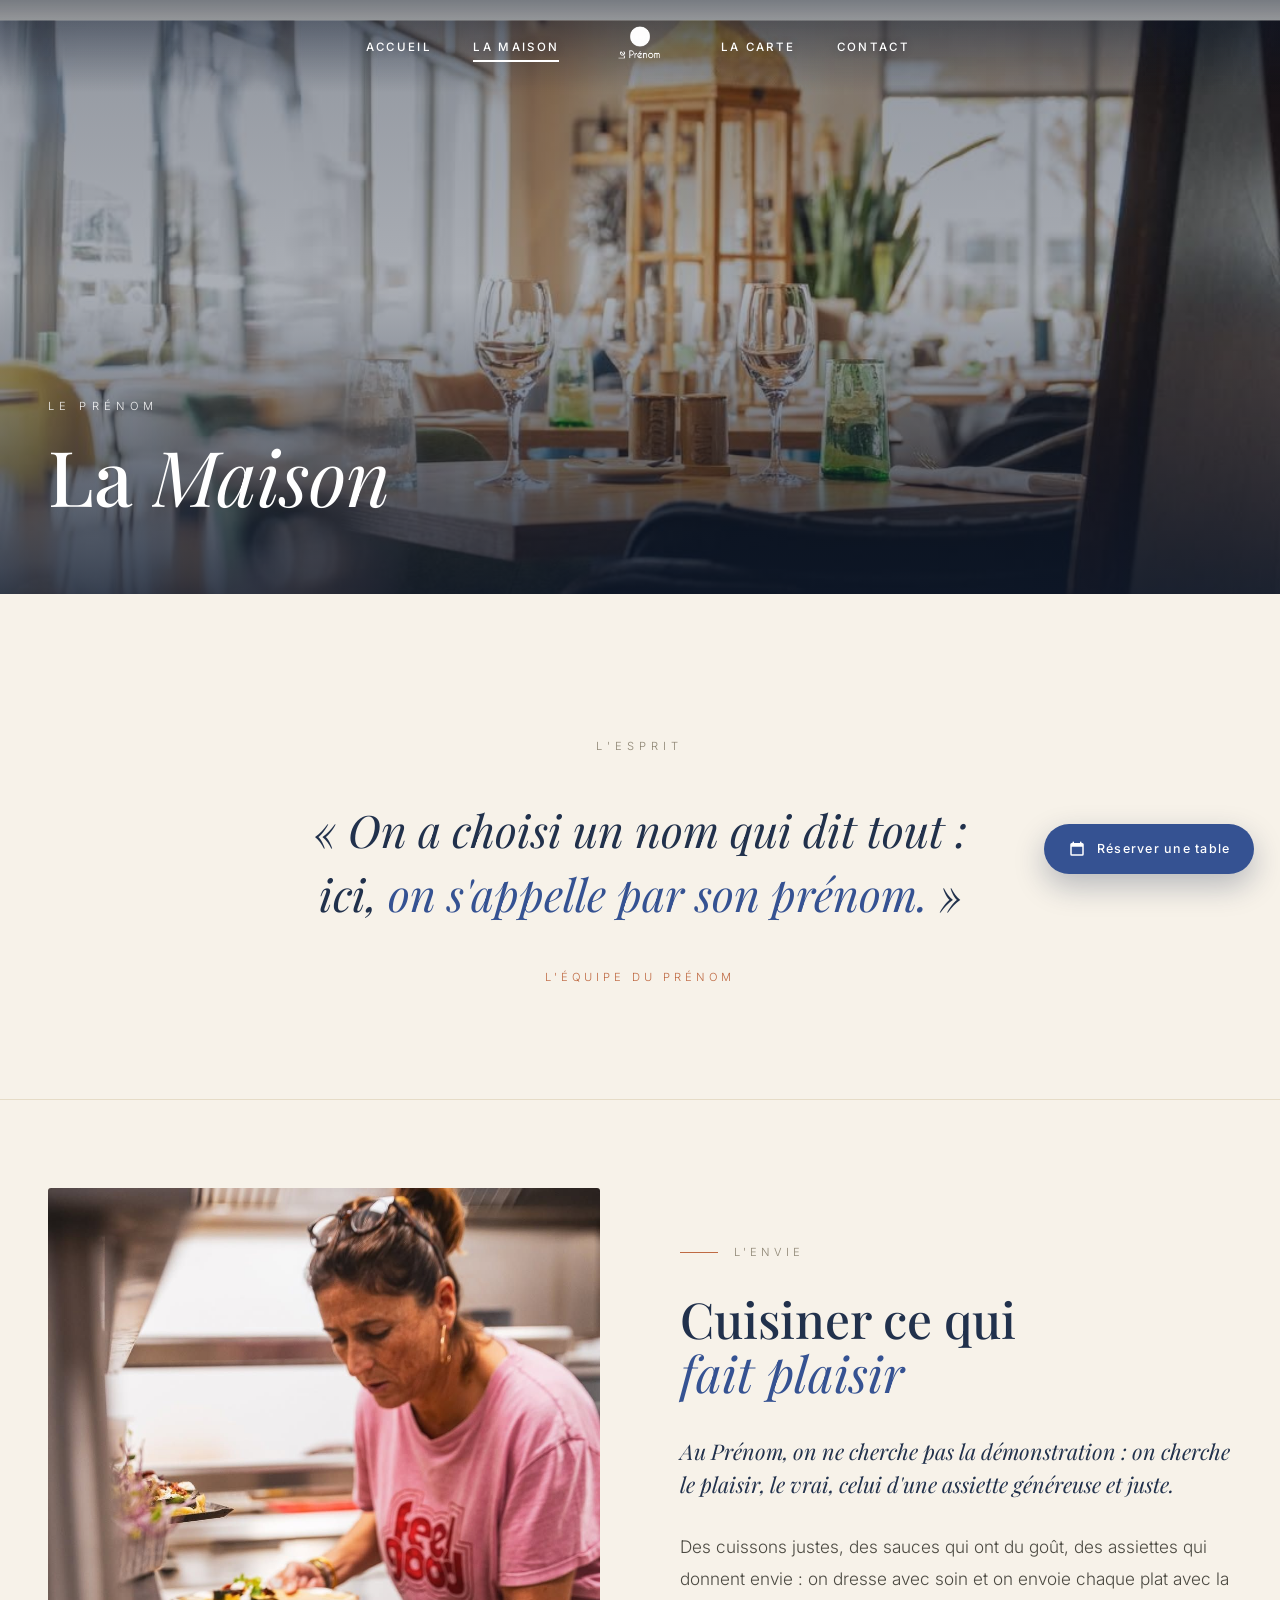
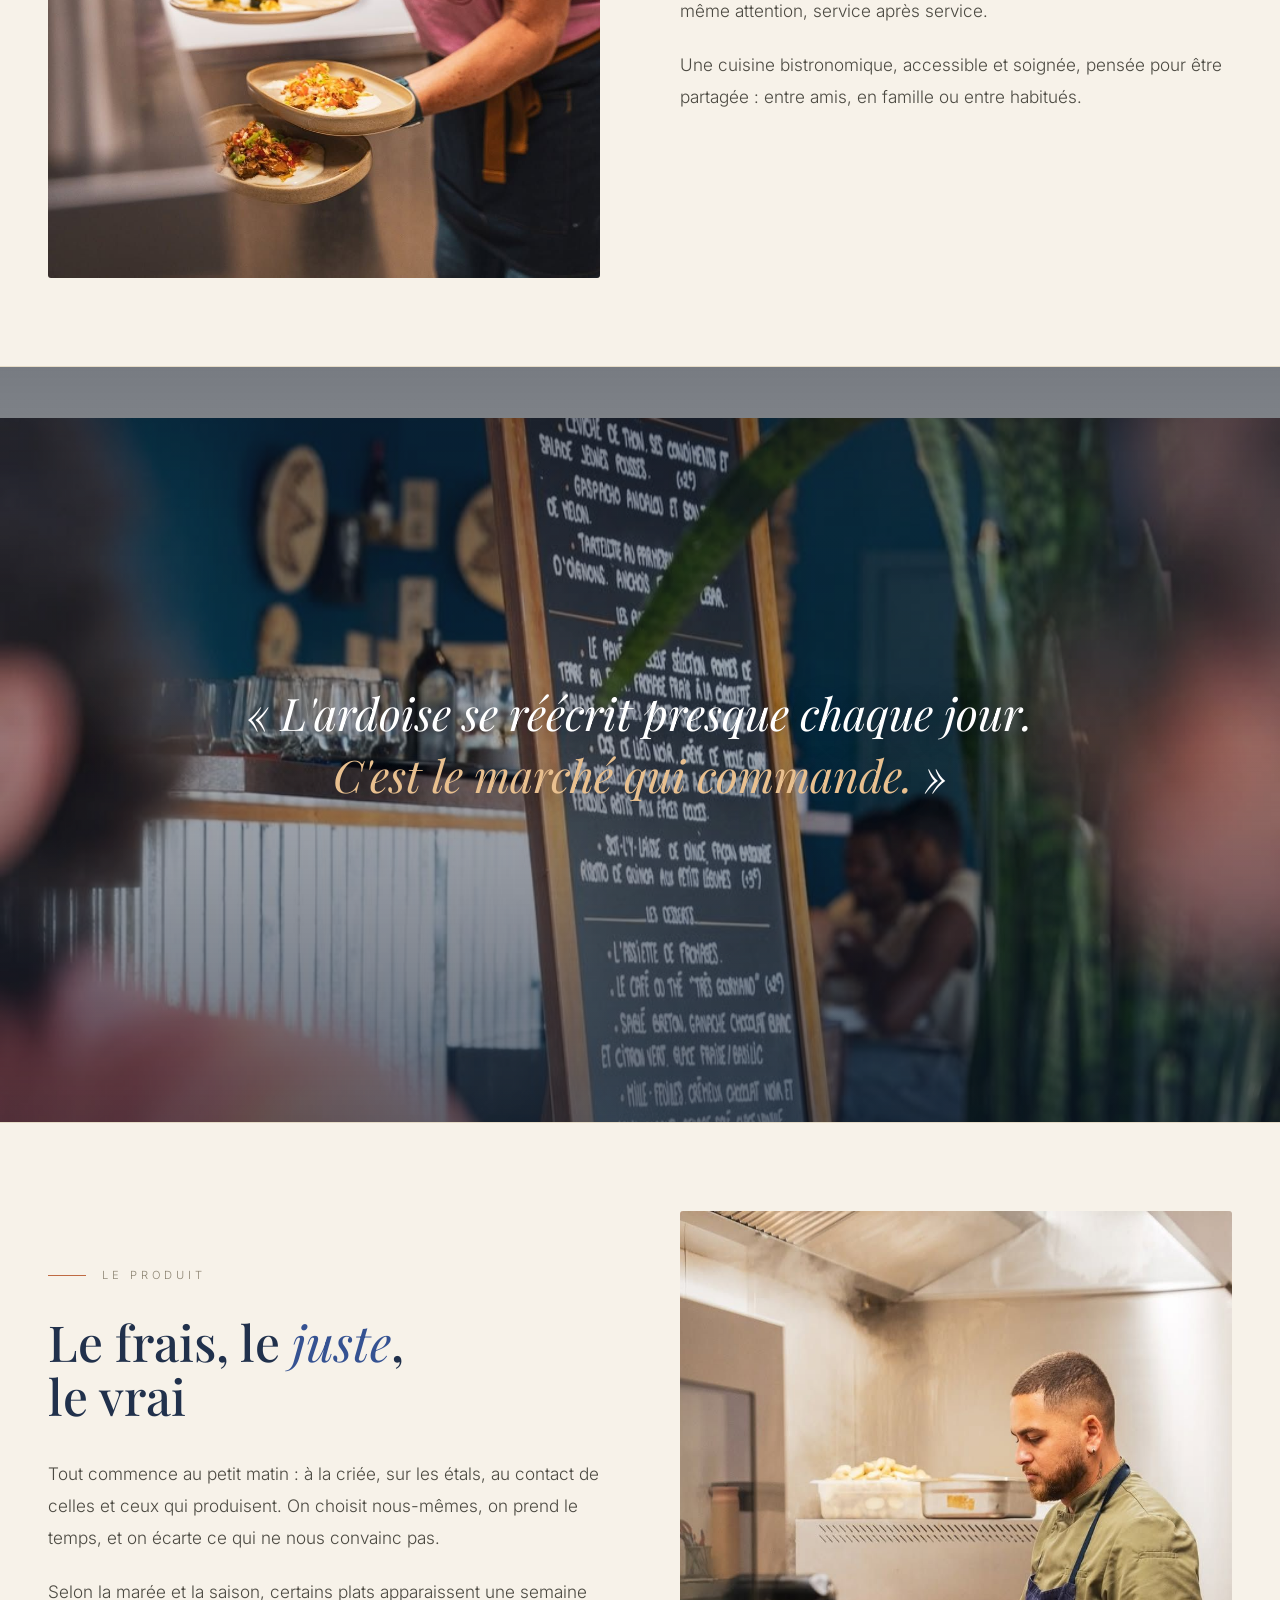
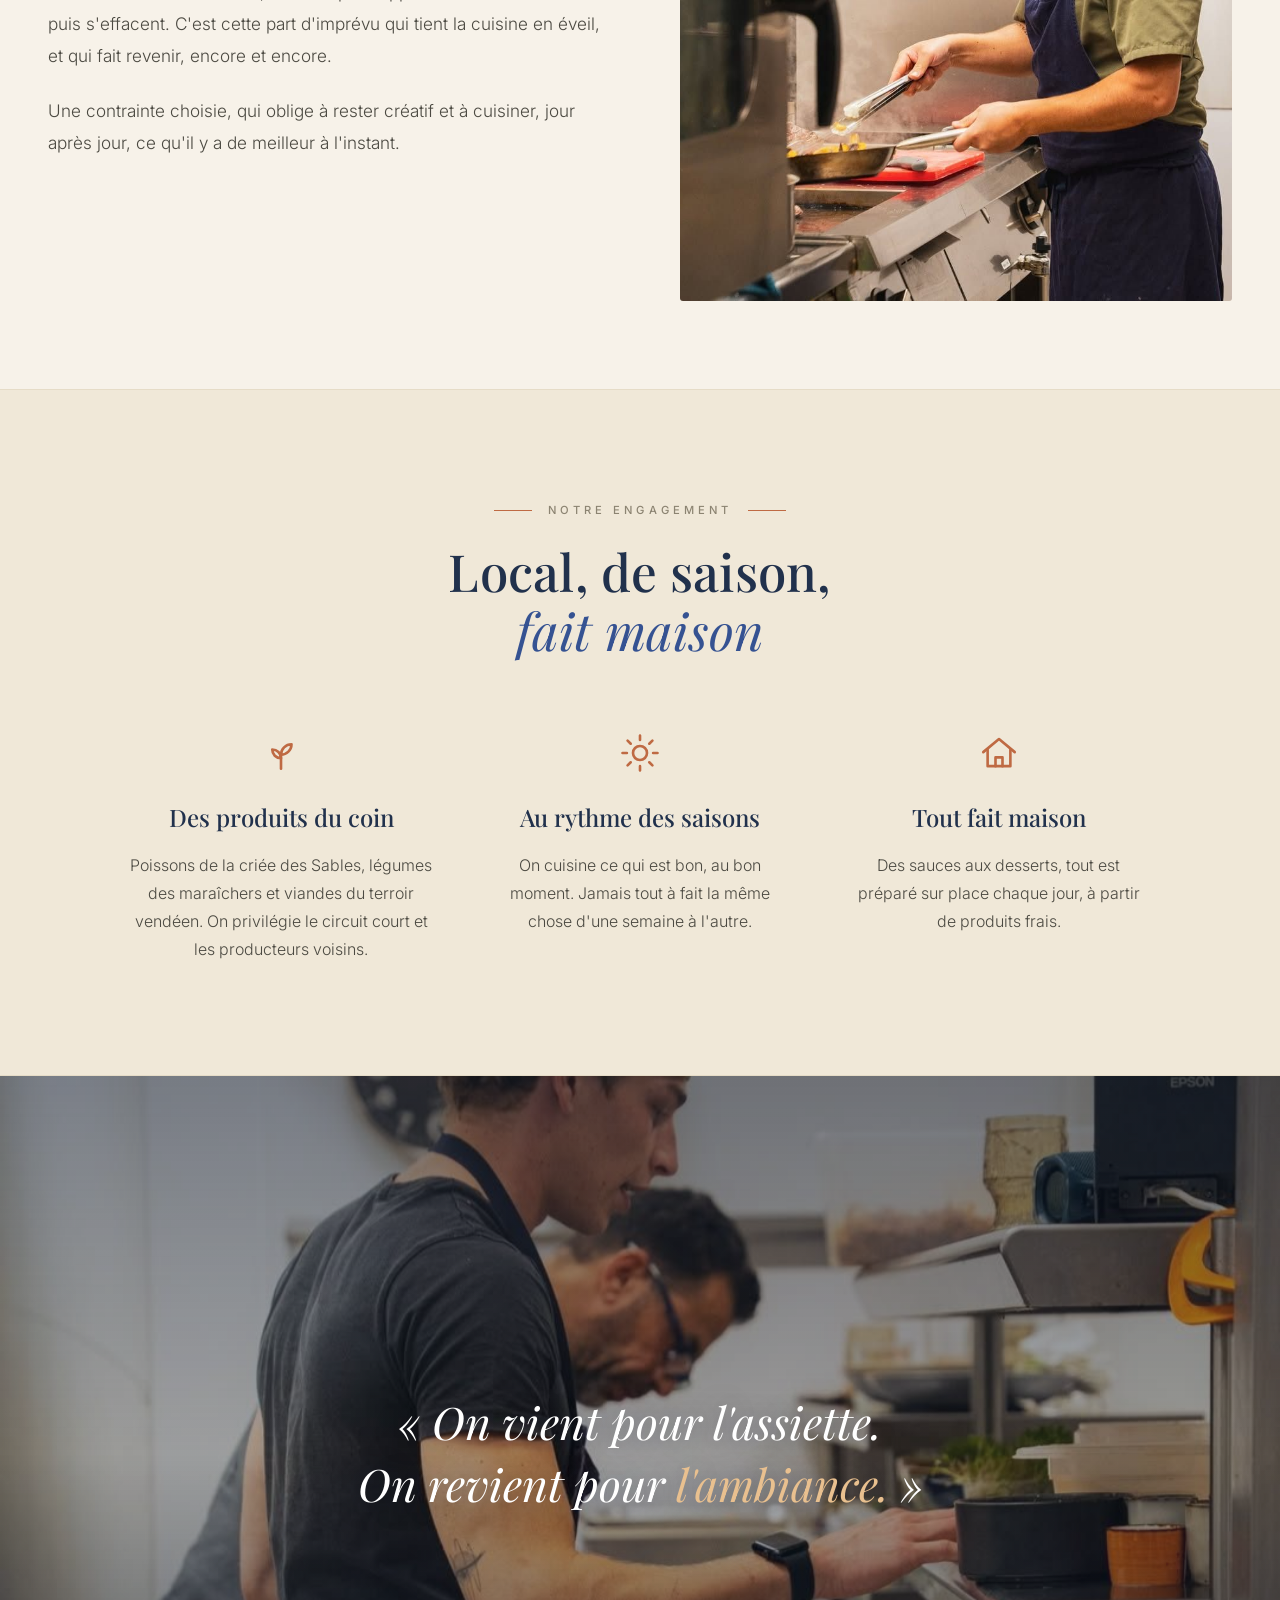
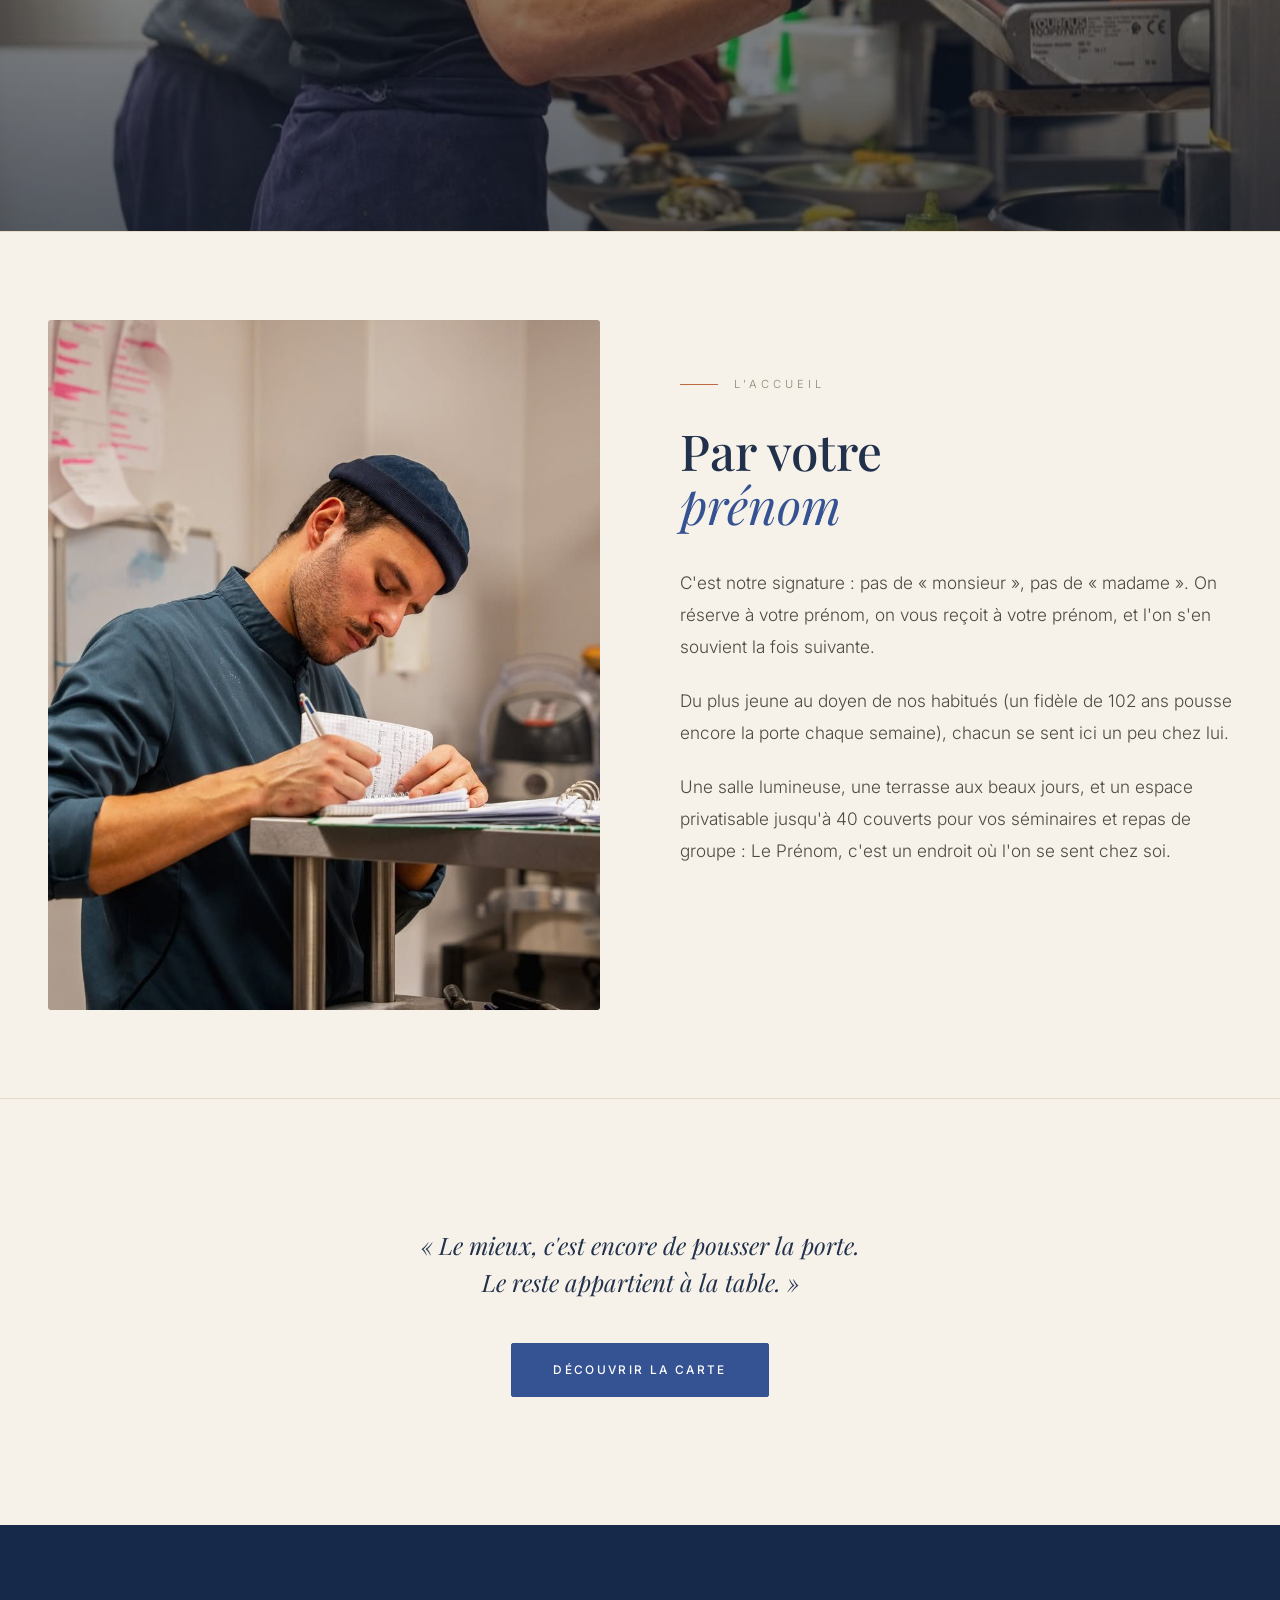
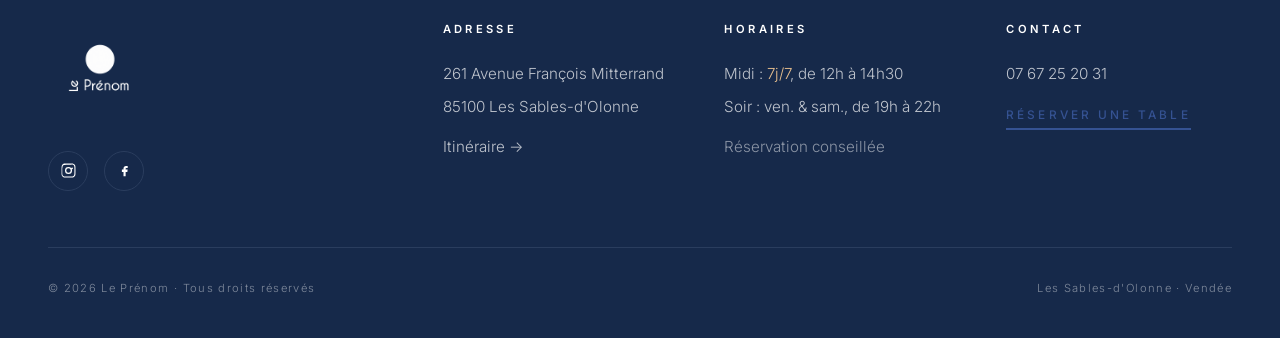
<file: lamaison.html>
<!DOCTYPE html>
<html lang="fr">
<head>
    <meta charset="UTF-8">
    <meta name="viewport" content="width=device-width, initial-scale=1.0">
    <script>document.documentElement.classList.add('js');</script>
    <title>La Maison — Le Prénom, restaurant aux Sables-d'Olonne</title>
    <meta name="description" content="L'esprit du Prénom aux Sables-d'Olonne : une cuisine de saison faite maison, une ardoise qui change chaque jour, et une convivialité où l'on s'appelle par son prénom.">
    <meta name="keywords" content="Le Prénom, restaurant Sables d'Olonne, bistronomie, cuisine maison, ardoise, convivialité, Vendée">
    <meta name="author" content="Le Prénom">
    <!-- TEMPORAIRE : bloque l'indexation Google pendant la phase démo. À retirer une fois le site validé. -->
    <meta name="robots" content="noindex, nofollow">

    <link rel="canonical" href="https://florian-teis.github.io/le-prenom/lamaison.html">

    <link rel="icon" type="image/png" sizes="32x32" href="assets/favicon-32.png">
    <link rel="icon" type="image/png" sizes="192x192" href="assets/favicon-192.png">
    <link rel="apple-touch-icon" sizes="180x180" href="assets/apple-touch-icon.png">

    <meta property="og:type" content="article">
    <meta property="og:locale" content="fr_FR">
    <meta property="og:site_name" content="Le Prénom">
    <meta property="og:url" content="https://florian-teis.github.io/le-prenom/lamaison.html">
    <meta property="og:title" content="La Maison — Le Prénom, restaurant aux Sables-d'Olonne">
    <meta property="og:description" content="Une cuisine de saison faite maison et une convivialité où l'on s'appelle par son prénom.">
    <meta property="og:image" content="https://florian-teis.github.io/le-prenom/assets/og-image.jpg">

    <meta name="twitter:card" content="summary_large_image">
    <meta name="twitter:title" content="La Maison — Le Prénom">
    <meta name="twitter:description" content="L'esprit du Prénom : cuisine de saison faite maison, convivialité, aux Sables-d'Olonne.">
    <meta name="twitter:image" content="https://florian-teis.github.io/le-prenom/assets/og-image.jpg">

    <link rel="preconnect" href="https://fonts.googleapis.com">
    <link rel="preconnect" href="https://fonts.gstatic.com" crossorigin>
    <link href="https://fonts.googleapis.com/css2?family=Playfair+Display:ital,wght@0,400;0,500;0,600;1,400;1,500&family=Inter:wght@300;400;500;600&display=swap" rel="stylesheet">
    <link rel="stylesheet" href="styles.css">

    <script type="application/ld+json">
    {
      "@context": "https://schema.org",
      "@type": "AboutPage",
      "name": "La Maison — Le Prénom",
      "url": "https://florian-teis.github.io/le-prenom/lamaison.html",
      "about": {
        "@type": "Restaurant",
        "name": "Le Prénom",
        "url": "https://florian-teis.github.io/le-prenom/",
        "address": {
          "@type": "PostalAddress",
          "streetAddress": "261 Avenue François Mitterrand",
          "addressLocality": "Les Sables-d'Olonne",
          "postalCode": "85100",
          "addressCountry": "FR"
        }
      }
    }
    </script>
    <script type="application/ld+json">
    {
      "@context": "https://schema.org",
      "@type": "BreadcrumbList",
      "itemListElement": [
        {"@type": "ListItem", "position": 1, "name": "Accueil", "item": "https://florian-teis.github.io/le-prenom/"},
        {"@type": "ListItem", "position": 2, "name": "La Maison", "item": "https://florian-teis.github.io/le-prenom/lamaison.html"}
      ]
    }
    </script>
</head>
<body>

    <!-- NAVIGATION -->
    <nav class="nav">
        <button class="nav-burger" aria-label="Ouvrir le menu" aria-expanded="false">
            <span></span><span></span><span></span>
        </button>
        <ul class="nav-links nav-left">
            <li><a href="index.html">Accueil</a></li>
            <li><a href="lamaison.html" class="active">La Maison</a></li>
        </ul>
        <a href="index.html" class="nav-logo" aria-label="Le Prénom — Accueil">
            <img class="logo-light" src="assets/logo-white.png" alt="Le Prénom">
            <img class="logo-dark" src="assets/logo-color.png" alt="">
        </a>
        <ul class="nav-links nav-right">
            <li><a href="carte.html">La Carte</a></li>
            <li><a href="index.html#contact">Contact</a></li>
        </ul>
        <div class="nav-mobile">
            <a href="index.html">Accueil</a>
            <a href="lamaison.html" class="active">La Maison</a>
            <a href="carte.html">La Carte</a>
            <a href="index.html#contact">Contact</a>
            <a href="#reserver" class="btn" data-reserve>Réserver une table</a>
        </div>
    </nav>

    <!-- SUB-HERO -->
    <header class="subhero">
        <div class="subhero-image" data-parallax style="background-image: url('assets/maison-hero.jpg');"></div>
        <div class="subhero-content">
            <p class="subhero-overline fade-up">Le Prénom</p>
            <h1 class="subhero-title">
                <span class="mask-reveal"><span>La</span></span>
                <span class="mask-reveal" style="--reveal-delay: 0.15s"><span><em>Maison</em></span></span>
            </h1>
        </div>
    </header>

    <!-- INTRO -->
    <section class="chef-intro">
        <p class="chef-intro-overline fade-up">L'esprit</p>
        <blockquote class="chef-intro-quote fade-up" style="--reveal-delay: 0.15s">
            « On a choisi un nom qui dit tout :<br>
            ici, <em>on s'appelle par son prénom.</em> »
        </blockquote>
        <p class="chef-intro-author fade-up" style="--reveal-delay: 0.4s">L'équipe du Prénom</p>
    </section>

    <!-- SPLIT 1 — L'envie -->
    <section class="chef-split">
        <div class="chef-split-inner">
            <div class="chef-split-image scale-reveal">
                <img src="assets/maison-split-1.jpg" alt="En cuisine au Prénom" class="scale-reveal-img">
            </div>
            <div class="chef-split-content">
                <p class="chef-split-overline fade-up">L'envie</p>
                <h2 class="chef-split-title fade-up" style="--reveal-delay: 0.1s">
                    Cuisiner ce qui<br><em>fait plaisir</em>
                </h2>
                <div class="chef-split-text">
                    <p class="lead fade-up" style="--reveal-delay: 0.2s">
                        Au Prénom, on ne cherche pas la démonstration : on cherche
                        le plaisir, le vrai, celui d'une assiette généreuse et juste.
                    </p>
                    <p class="fade-up" style="--reveal-delay: 0.3s">
                        Des cuissons justes, des sauces qui ont du goût, des assiettes
                        qui donnent envie : on dresse avec soin et on envoie chaque
                        plat avec la même attention, service après service.
                    </p>
                    <p class="fade-up" style="--reveal-delay: 0.4s">
                        Une cuisine bistronomique, accessible et soignée, pensée pour
                        être partagée : entre amis, en famille ou entre habitués.
                    </p>
                </div>
            </div>
        </div>
    </section>

    <!-- FULL BLEED 1 -->
    <section class="chef-fullbleed">
        <div class="chef-fullbleed-image" data-parallax style="background-image: url('assets/maison-fullbleed-1.jpg');"></div>
        <div class="chef-fullbleed-overlay"></div>
        <div class="chef-fullbleed-quote">
            <blockquote class="fade-up">
                « L'ardoise se réécrit presque chaque jour.<br>
                <em>C'est le marché qui commande.</em> »
            </blockquote>
        </div>
    </section>

    <!-- SPLIT 2 — Le produit -->
    <section class="chef-split reverse">
        <div class="chef-split-inner">
            <div class="chef-split-image scale-reveal">
                <img src="assets/maison-split-2.jpg" alt="Cuisson au piano" class="scale-reveal-img">
            </div>
            <div class="chef-split-content">
                <p class="chef-split-overline fade-up">Le produit</p>
                <h2 class="chef-split-title fade-up" style="--reveal-delay: 0.1s">
                    Le frais, le <em>juste</em>,<br>le vrai
                </h2>
                <div class="chef-split-text">
                    <p class="fade-up" style="--reveal-delay: 0.2s">
                        Tout commence au petit matin : à la criée, sur les étals,
                        au contact de celles et ceux qui produisent. On choisit
                        nous-mêmes, on prend le temps, et on écarte ce qui ne nous
                        convainc pas.
                    </p>
                    <p class="fade-up" style="--reveal-delay: 0.3s">
                        Selon la marée et la saison, certains plats apparaissent une
                        semaine puis s'effacent. C'est cette part d'imprévu qui tient
                        la cuisine en éveil, et qui fait revenir, encore et encore.
                    </p>
                    <p class="fade-up" style="--reveal-delay: 0.4s">
                        Une contrainte choisie, qui oblige à rester créatif et à
                        cuisiner, jour après jour, ce qu'il y a de meilleur à l'instant.
                    </p>
                </div>
            </div>
        </div>
    </section>

    <!-- NOTRE ENGAGEMENT (local · de saison · fait maison) -->
    <section class="valeurs">
        <div class="container">
            <div class="section-header">
                <p class="section-overline center fade-up">Notre engagement</p>
                <h2 class="section-title fade-up" style="--reveal-delay: 0.1s">Local, de saison,<br><em>fait maison</em></h2>
            </div>
            <div class="valeurs-grid">
                <article class="valeur fade-up" style="--reveal-delay: 0.1s">
                    <span class="valeur-icon"><svg viewBox="0 0 24 24" aria-hidden="true"><path d="M12 21v-8"/><path d="M12 13c0-3.3 2.7-6 6-6 0 3.3-2.7 6-6 6z"/><path d="M12 15c0-2.8-2.2-5-5-5 0 2.8 2.2 5 5 5z"/></svg></span>
                    <h3 class="valeur-title">Des produits du coin</h3>
                    <p class="valeur-text">Poissons de la criée des Sables, légumes des maraîchers et viandes du terroir vendéen. On privilégie le circuit court et les producteurs voisins.</p>
                </article>
                <article class="valeur fade-up" style="--reveal-delay: 0.25s">
                    <span class="valeur-icon"><svg viewBox="0 0 24 24" aria-hidden="true"><circle cx="12" cy="12" r="4"/><path d="M12 2v2.5M12 19.5V22M2 12h2.5M19.5 12H22M4.9 4.9l1.8 1.8M17.3 17.3l1.8 1.8M19.1 4.9l-1.8 1.8M6.7 17.3l-1.8 1.8"/></svg></span>
                    <h3 class="valeur-title">Au rythme des saisons</h3>
                    <p class="valeur-text">On cuisine ce qui est bon, au bon moment. Jamais tout à fait la même chose d'une semaine à l'autre.</p>
                </article>
                <article class="valeur fade-up" style="--reveal-delay: 0.4s">
                    <span class="valeur-icon"><svg viewBox="0 0 24 24" aria-hidden="true"><path d="M3 11.5L12 4l9 7.5"/><path d="M5.5 10v9.5h13V10"/><path d="M10 19.5v-5h4v5"/></svg></span>
                    <h3 class="valeur-title">Tout fait maison</h3>
                    <p class="valeur-text">Des sauces aux desserts, tout est préparé sur place chaque jour, à partir de produits frais.</p>
                </article>
            </div>
        </div>
    </section>

    <!-- FULL BLEED 2 -->
    <section class="chef-fullbleed">
        <div class="chef-fullbleed-image" data-parallax style="background-image: url('assets/maison-fullbleed-2.jpg');"></div>
        <div class="chef-fullbleed-overlay"></div>
        <div class="chef-fullbleed-quote">
            <blockquote class="fade-up">
                « On vient pour l'assiette.<br>
                On revient pour <em>l'ambiance.</em> »
            </blockquote>
        </div>
    </section>

    <!-- SPLIT 3 — L'accueil -->
    <section class="chef-split">
        <div class="chef-split-inner">
            <div class="chef-split-image scale-reveal">
                <img src="assets/maison-split-3.jpg" alt="L'ardoise du jour" class="scale-reveal-img">
            </div>
            <div class="chef-split-content">
                <p class="chef-split-overline fade-up">L'accueil</p>
                <h2 class="chef-split-title fade-up" style="--reveal-delay: 0.1s">
                    Par votre<br><em>prénom</em>
                </h2>
                <div class="chef-split-text">
                    <p class="fade-up" style="--reveal-delay: 0.2s">
                        C'est notre signature : pas de « monsieur », pas de « madame ».
                        On réserve à votre prénom, on vous reçoit à votre prénom,
                        et l'on s'en souvient la fois suivante.
                    </p>
                    <p class="fade-up" style="--reveal-delay: 0.3s">
                        Du plus jeune au doyen de nos habitués (un fidèle de 102 ans
                        pousse encore la porte chaque semaine), chacun se sent ici
                        un peu chez lui.
                    </p>
                    <p class="fade-up" style="--reveal-delay: 0.4s">
                        Une salle lumineuse, une terrasse aux beaux jours, et un espace
                        privatisable jusqu'à 40 couverts pour vos séminaires et repas
                        de groupe : Le Prénom, c'est un endroit où l'on se sent chez soi.
                    </p>
                </div>
            </div>
        </div>
    </section>

    <!-- CLOSING -->
    <section class="chef-closing">
        <p class="chef-closing-text fade-up">
            « Le mieux, c'est encore de pousser la porte.<br>
            Le reste appartient à la table. »
        </p>
        <p class="fade-up" style="--reveal-delay: 0.2s">
            <a href="carte.html" class="btn">Découvrir la carte</a>
        </p>
    </section>

    <!-- PIED DE PAGE -->
    <footer class="footer" id="contact">
        <div class="footer-grid">
            <div class="footer-brand">
                <a href="index.html" class="nav-logo" aria-label="Le Prénom"><img src="assets/logo-white.png" alt="Le Prénom"></a>
                <div class="footer-social">
                    <a href="https://www.instagram.com/restaurantleprenom/" target="_blank" rel="noopener" aria-label="Instagram">
                        <svg viewBox="0 0 24 24" aria-hidden="true"><path d="M12 2.2c3.2 0 3.6 0 4.9.07 1.17.05 1.8.25 2.23.41.56.22.96.48 1.38.9.42.42.68.82.9 1.38.16.42.36 1.06.41 2.23.06 1.27.07 1.65.07 4.85s0 3.58-.07 4.85c-.05 1.17-.25 1.8-.41 2.23-.22.56-.48.96-.9 1.38-.42.42-.82.68-1.38.9-.42.16-1.06.36-2.23.41-1.27.06-1.65.07-4.9.07s-3.63 0-4.9-.07c-1.17-.05-1.8-.25-2.23-.41a3.7 3.7 0 01-1.38-.9 3.7 3.7 0 01-.9-1.38c-.16-.42-.36-1.06-.41-2.23C2.21 15.6 2.2 15.2 2.2 12s0-3.58.07-4.85c.05-1.17.25-1.8.41-2.23.22-.56.48-.96.9-1.38.42-.42.82-.68 1.38-.9.42-.16 1.06-.36 2.23-.41C8.4 2.21 8.8 2.2 12 2.2zm0 1.8c-3.15 0-3.52.01-4.76.07-.9.04-1.38.19-1.7.32-.43.16-.74.36-1.06.68-.32.32-.52.63-.68 1.06-.13.32-.28.8-.32 1.7C3.21 8.48 3.2 8.85 3.2 12s.01 3.52.07 4.76c.04.9.19 1.38.32 1.7.16.43.36.74.68 1.06.32.32.63.52 1.06.68.32.13.8.28 1.7.32 1.24.06 1.61.07 4.76.07s3.52-.01 4.76-.07c.9-.04 1.38-.19 1.7-.32.43-.16.74-.36 1.06-.68.32-.32.52-.63.68-1.06.13-.32.28-.8.32-1.7.06-1.24.07-1.61.07-4.76s-.01-3.52-.07-4.76c-.04-.9-.19-1.38-.32-1.7a2.85 2.85 0 00-.68-1.06 2.85 2.85 0 00-1.06-.68c-.32-.13-.8-.28-1.7-.32C15.52 4.01 15.15 4 12 4zm0 3.06A4.94 4.94 0 1112 17a4.94 4.94 0 010-9.88zm0 1.8a3.14 3.14 0 100 6.28 3.14 3.14 0 000-6.28zm5.14-.96a1.15 1.15 0 110 2.3 1.15 1.15 0 010-2.3z"/></svg>
                    </a>
                    <a href="https://www.facebook.com/RestaurantLePrenom/" target="_blank" rel="noopener" aria-label="Facebook">
                        <svg viewBox="0 0 24 24" aria-hidden="true"><path d="M14 8.5h2.5V5.5H14c-2 0-3.4 1.5-3.4 3.6v1.6H8.3V14h2.3v6h3v-6h2.4l.4-3.3h-2.8V9.3c0-.5.3-.8.9-.8z"/></svg>
                    </a>
                </div>
            </div>
            <div class="footer-col">
                <h4>Adresse</h4>
                <ul>
                    <li>261 Avenue François Mitterrand</li>
                    <li>85100 Les Sables-d'Olonne</li>
                    <li style="margin-top: 1rem;">
                        <a href="https://www.google.com/maps/search/?api=1&query=Le+Pr%C3%A9nom+261+Avenue+Fran%C3%A7ois+Mitterrand+Les+Sables-d%27Olonne" target="_blank" rel="noopener">Itinéraire →</a>
                    </li>
                </ul>
            </div>
            <div class="footer-col">
                <h4>Horaires</h4>
                <ul>
                    <li>Midi : <span class="accent">7j/7</span>, de 12h à 14h30</li>
                    <li>Soir : ven. &amp; sam., de 19h à 22h</li>
                    <li style="margin-top: 1rem; color: rgba(255,255,255,0.5);">Réservation conseillée</li>
                </ul>
            </div>
            <div class="footer-col">
                <h4>Contact</h4>
                <ul>
                    <li><a href="tel:+33767252031">07 67 25 20 31</a></li>
                    <li style="margin-top: 1rem;">
                        <a href="#reserver" class="link-discrete" data-reserve>Réserver une table</a>
                    </li>
                </ul>
            </div>
        </div>
        <div class="footer-bottom">
            <p>© 2026 Le Prénom · Tous droits réservés</p>
            <p>Les Sables-d'Olonne · Vendée</p>
        </div>
    </footer>

    <!-- Bouton flottant « Réserver une table » -->
    <a href="#reserver" class="reserve-fab" data-reserve aria-label="Réserver une table">
        <svg viewBox="0 0 24 24" aria-hidden="true"><path d="M7 2a1 1 0 0 1 1 1v1h8V3a1 1 0 1 1 2 0v1h1a2 2 0 0 1 2 2v13a2 2 0 0 1-2 2H5a2 2 0 0 1-2-2V6a2 2 0 0 1 2-2h1V3a1 1 0 0 1 1-1zM5 9v10h14V9H5z"/></svg>
        <span>Réserver une table</span>
    </a>

    <script>
        const nav = document.querySelector('.nav');
        const setNav = () => nav.classList.toggle('scrolled', window.scrollY > 70);
        window.addEventListener('scroll', setNav, { passive: true });
        setNav();

        const burger = document.querySelector('.nav-burger');
        burger.addEventListener('click', () => {
            const open = nav.classList.toggle('open');
            burger.classList.toggle('open', open);
            burger.setAttribute('aria-expanded', open);
            document.body.style.overflow = open ? 'hidden' : '';
        });
        document.querySelectorAll('.nav-mobile a').forEach(a => a.addEventListener('click', () => {
            nav.classList.remove('open'); burger.classList.remove('open'); document.body.style.overflow = '';
        }));

        const revealObserver = new IntersectionObserver((entries) => {
            entries.forEach(entry => {
                if (entry.isIntersecting) { entry.target.classList.add('visible'); revealObserver.unobserve(entry.target); }
            });
        }, { threshold: 0.15, rootMargin: '0px 0px -80px 0px' });
        document.querySelectorAll('.fade-up, .mask-reveal, .scale-reveal, .clip-reveal').forEach(el => revealObserver.observe(el));

        const parallaxElements = document.querySelectorAll('[data-parallax]');
        let ticking = false;
        function applyParallax() {
            const vh = window.innerHeight;
            parallaxElements.forEach(el => {
                const rect = el.getBoundingClientRect();
                if (rect.bottom > -200 && rect.top < vh + 200) {
                    const center = rect.top + rect.height / 2;
                    const offset = (vh / 2 - center) * 0.16;
                    el.style.transform = `translate3d(0, ${offset}px, 0)`;
                }
            });
            ticking = false;
        }
        window.addEventListener('scroll', () => {
            if (!ticking) { window.requestAnimationFrame(applyParallax); ticking = true; }
        }, { passive: true });
        applyParallax();
    </script>
    <script src="reservation.js"></script>
</body>
</html>
</file>
<file: styles.css>
/* ──────────────────────────────────────────────
   LE PRÉNOM — Restaurant bistronomique
   Les Sables-d'Olonne
   Identité : clair, chaleureux & premium
   Bleu du logo (#355292) · crème · terracotta
   ────────────────────────────────────────────── */

*, *::before, *::after {
    margin: 0;
    padding: 0;
    box-sizing: border-box;
}

:root {
    /* Surfaces */
    --cream:       #f7f2e9;   /* fond principal */
    --cream-soft:  #f0e8d8;   /* sections alternées */
    --paper:       #fffdf8;   /* cartes, surfaces claires */
    --blue-deep:   #16294a;   /* pied de page, fonds sombres */

    /* Encre & texte */
    --ink:         #21314c;   /* titres (bleu encre) */
    --body:        #4c4a42;   /* texte courant (gris chaud) */
    --muted:       #8c8472;   /* surtitres, légendes */
    --muted-light: #b6ad99;

    /* Accents */
    --blue:        #355292;   /* bleu de marque (logo) */
    --blue-hover:  #2b4577;   /* bleu survol (plus profond) */
    --terracotta:  #bf6a43;   /* accent chaud */
    --olive:       #6f7d4f;   /* accent végétal */

    /* Lignes */
    --line:        #e6dcc7;
    --line-soft:   #efe7d6;
    --line-dark:   #2a3d5e;

    --serif: 'Playfair Display', 'Times New Roman', serif;
    --sans: 'Inter', system-ui, sans-serif;

    --nav-height: 92px;
    --max-width: 1280px;
}

html {
    scroll-behavior: smooth;
    scroll-padding-top: var(--nav-height);
}

body {
    font-family: var(--sans);
    background-color: var(--cream);
    color: var(--body);
    line-height: 1.6;
    overflow-x: hidden;
    -webkit-font-smoothing: antialiased;
    -moz-osx-font-smoothing: grayscale;
    font-weight: 300;
}

img { max-width: 100%; display: block; }
a { color: inherit; text-decoration: none; }

::selection { background: var(--blue); color: #fff; }

/* ── NAVIGATION (logo centré · transparent → blanc) ── */
.nav {
    position: fixed;
    top: 0; left: 0; right: 0;
    z-index: 100;
    height: var(--nav-height);
    padding: 0 2.5rem;
    display: flex;
    align-items: center;
    background: linear-gradient(to bottom, rgba(15, 26, 45, 0.55) 0%, rgba(15, 26, 45, 0) 100%);
    transition: background 0.45s ease, box-shadow 0.45s ease;
}
.nav.scrolled {
    background: #ffffff;
    box-shadow: 0 6px 30px rgba(22, 41, 74, 0.09);
}
.nav.open { background: var(--cream); }

/* Zones de liens — logo centré entre les deux */
.nav-links {
    flex: 1;
    display: flex;
    align-items: center;
    gap: 2.6rem;
    list-style: none;
}
.nav-left  { justify-content: flex-end;   padding-right: 2.8rem; }
.nav-right { justify-content: flex-start; padding-left: 2.8rem; }

.nav-logo {
    position: relative;
    display: inline-block;
    height: 72px;
    flex-shrink: 0;
}
.nav-logo img {
    height: 72px; width: auto; display: block;
    transition: opacity 0.45s ease;
}
.nav-logo .logo-dark { position: absolute; top: 0; left: 0; opacity: 0; }
.nav.scrolled .nav-logo .logo-light,
.nav.open .nav-logo .logo-light { opacity: 0; }
.nav.scrolled .nav-logo .logo-dark,
.nav.open .nav-logo .logo-dark { opacity: 1; }
.nav-logo:hover img { opacity: 0.82; }

.footer-brand .nav-logo { height: auto; }
.footer-brand .nav-logo img { height: 104px; margin-bottom: 1.6rem; }

.nav-links a {
    font-family: var(--sans);
    font-size: 0.72rem; font-weight: 500;
    letter-spacing: 0.2em; text-transform: uppercase;
    color: #fff;
    position: relative; padding: 0.4rem 0;
    white-space: nowrap;
    transition: color 0.3s, opacity 0.3s;
    text-shadow: 0 1px 10px rgba(15, 26, 45, 0.3);
}
.nav.scrolled .nav-links a { color: var(--ink); text-shadow: none; }
.nav-links a::after {
    content: ''; position: absolute; bottom: -1px; left: 0;
    width: 0; height: 1.5px; background: currentColor;
    transition: width 0.35s ease;
}
.nav-links a:hover::after,
.nav-links a.active::after { width: 100%; }
.nav.scrolled .nav-links a:hover { color: var(--blue); }

/* Burger (mobile) */
.nav-burger {
    display: none;
    position: absolute; left: 1.4rem; top: 50%; transform: translateY(-50%);
    background: none; border: none; cursor: pointer;
    width: 34px; height: 34px; padding: 0; z-index: 101;
}
.nav-burger span {
    display: block; width: 26px; height: 1.5px;
    background: #fff; margin: 7px auto;
    transition: transform 0.35s, opacity 0.35s, background 0.35s;
}
.nav.scrolled .nav-burger span,
.nav.open .nav-burger span { background: var(--ink); }
.nav-burger.open span:nth-child(1) { transform: translateY(8.5px) rotate(45deg); }
.nav-burger.open span:nth-child(2) { opacity: 0; }
.nav-burger.open span:nth-child(3) { transform: translateY(-8.5px) rotate(-45deg); }

/* Menu plein écran (mobile) */
.nav-mobile {
    display: none;
    position: fixed; inset: 0; z-index: 99;
    background: var(--cream);
    flex-direction: column; align-items: center; justify-content: center;
    gap: 2.2rem;
    transform: translateX(100%);
    transition: transform 0.45s cubic-bezier(0.22,1,0.36,1);
}
.nav.open .nav-mobile { transform: translateX(0); }
.nav-mobile a {
    font-family: var(--sans); font-size: 1rem; font-weight: 500;
    letter-spacing: 0.26em; text-transform: uppercase; color: var(--ink);
    transition: color 0.3s;
}
.nav-mobile a.active,
.nav-mobile a:hover { color: var(--blue); }
.nav-mobile a.btn { color: #fff; margin-top: 0.6rem; }

/* Bouton flottant « Réserver une table » */
.reserve-fab {
    position: fixed; right: 1.6rem; bottom: 1.6rem; z-index: 90;
    display: inline-flex; align-items: center; gap: 0.7rem;
    background: var(--blue); color: #fff;
    padding: 0.95rem 1.5rem; border-radius: 100px;
    font-family: var(--sans); font-size: 0.78rem; font-weight: 500; letter-spacing: 0.1em;
    box-shadow: 0 12px 30px rgba(22, 41, 74, 0.28);
    transition: background 0.3s ease, transform 0.35s ease, box-shadow 0.3s ease, opacity 0.35s ease, visibility 0.35s ease;
}
.reserve-fab:hover { background: var(--blue-hover); transform: translateY(-2px); box-shadow: 0 16px 38px rgba(22, 41, 74, 0.34); }
.reserve-fab svg { width: 18px; height: 18px; fill: currentColor; flex-shrink: 0; }
.reserve-fab.fab-hidden { opacity: 0; visibility: hidden; transform: translateY(18px); pointer-events: none; }

/* ── BOUTONS ─────────────────────────────────── */
.btn {
    display: inline-block;
    font-family: var(--sans);
    font-size: 0.74rem;
    font-weight: 500;
    letter-spacing: 0.2em;
    text-transform: uppercase;
    padding: 1.05rem 2.6rem;
    border: 1.5px solid var(--blue);
    color: #fff;
    background: var(--blue);
    border-radius: 2px;
    cursor: pointer;
    transition: background 0.35s ease, border-color 0.35s, transform 0.35s, color 0.35s;
}
.btn:hover { background: var(--blue-hover); border-color: var(--blue-hover); }

.btn-ghost {
    background: transparent;
    color: var(--ink);
    border-color: var(--ink);
}
.btn-ghost:hover { background: var(--ink); border-color: var(--ink); color: #fff; }

/* sur photo (hero) */
.btn-light {
    background: rgba(255,255,255,0.96);
    color: var(--ink);
    border-color: rgba(255,255,255,0.96);
}
.btn-light:hover { background: #fff; border-color: #fff; color: var(--blue); }

.btn-outline-light {
    background: transparent;
    color: #fff;
    border-color: rgba(255,255,255,0.7);
}
.btn-outline-light:hover { background: #fff; border-color: #fff; color: var(--ink); }

/* ── HERO ────────────────────────────────────── */
.hero {
    position: relative;
    height: 100vh;
    min-height: 660px;
    width: 100%;
    overflow: hidden;
    display: flex;
    align-items: center;
    justify-content: center;
}
.hero-image {
    position: absolute; inset: 0;
    background-size: cover;
    background-position: center 60%;
    z-index: 1;
}
.hero-image::after {
    content: '';
    position: absolute; inset: 0;
    background: linear-gradient(
        to bottom,
        rgba(15, 26, 45, 0.50) 0%,
        rgba(15, 26, 45, 0.30) 38%,
        rgba(15, 26, 45, 0.60) 100%
    );
}
.hero-content {
    position: relative; z-index: 2;
    text-align: center;
    padding: 0 2rem;
    max-width: 920px;
}
.hero-overline {
    font-family: var(--sans);
    font-size: 0.72rem;
    font-weight: 500;
    letter-spacing: 0.42em;
    text-transform: uppercase;
    color: rgba(255,255,255,0.92);
    margin-bottom: 1.8rem;
}
.hero-title { margin: 0 0 1.6rem; }
.hero-wordmark {
    display: block;
    width: clamp(240px, 36vw, 420px);
    height: auto;
    margin: 0 auto;
    filter: drop-shadow(0 3px 28px rgba(10, 20, 40, 0.45));
}
.hero-tagline {
    font-family: var(--serif);
    font-size: clamp(1.1rem, 1.9vw, 1.55rem);
    font-weight: 400;
    font-style: italic;
    color: rgba(255,255,255,0.95);
    max-width: 640px;
    margin: 0 auto 2.6rem;
    line-height: 1.55;
}
.hero-actions {
    display: flex; gap: 1rem;
    justify-content: center;
    flex-wrap: wrap;
}
.hero-rating {
    margin-top: 2.4rem;
    font-family: var(--sans);
    font-size: 0.72rem;
    letter-spacing: 0.18em;
    text-transform: uppercase;
    color: rgba(255,255,255,0.9);
    display: inline-flex;
    align-items: center;
    gap: 0.6rem;
}
.hero-rating .stars { color: #f0b64a; letter-spacing: 0.1em; font-size: 0.85rem; }

.hero-scroll {
    position: absolute; bottom: 2.4rem; left: 50%;
    transform: translateX(-50%);
    z-index: 2;
    font-family: var(--sans);
    font-size: 0.62rem;
    letter-spacing: 0.4em;
    text-transform: uppercase;
    color: rgba(255,255,255,0.85);
    display: flex; flex-direction: column; align-items: center; gap: 0.8rem;
}
.hero-scroll::after {
    content: '';
    width: 1px; height: 50px;
    background: linear-gradient(to bottom, rgba(255,255,255,0.85), transparent);
    animation: scroll-line 2.5s ease-in-out infinite;
}
@keyframes scroll-line {
    0%, 100% { transform: scaleY(1); opacity: 0.85; }
    50% { transform: scaleY(1.5); opacity: 0.3; }
}

/* ── SECTIONS GÉNÉRIQUES ─────────────────────── */
section { padding: 7rem 3rem; position: relative; }
.container { max-width: var(--max-width); margin: 0 auto; }

.section-overline {
    font-family: var(--sans);
    font-size: 0.7rem;
    font-weight: 500;
    letter-spacing: 0.36em;
    text-transform: uppercase;
    color: var(--muted);
    margin-bottom: 1.4rem;
    display: flex; align-items: center; gap: 1rem;
}
.section-overline::before { content: ''; width: 38px; height: 1px; background: var(--terracotta); }
.section-overline.center { justify-content: center; }
.section-overline.center::after { content: ''; width: 38px; height: 1px; background: var(--terracotta); }

.section-title {
    font-family: var(--serif);
    font-size: clamp(2.2rem, 4vw, 3.4rem);
    font-weight: 500;
    line-height: 1.15;
    color: var(--ink);
    margin-bottom: 1.8rem;
    letter-spacing: 0.005em;
}
.section-title em { font-style: italic; font-weight: 400; color: var(--blue); }

.section-text {
    font-size: 1.05rem;
    line-height: 1.85;
    color: var(--body);
    font-weight: 300;
    max-width: 580px;
}
.section-header { text-align: center; margin-bottom: 4.5rem; }
.section-header .section-title { max-width: 720px; margin-left: auto; margin-right: auto; }

/* ── BANDEAU CONCEPT (« le prénom ») ─────────── */
.concept {
    background: var(--blue-deep);
    color: #fff;
    text-align: center;
    padding: 6.5rem 3rem;
    position: relative;
    overflow: hidden;
}
.concept-inner { max-width: 880px; margin: 0 auto; position: relative; z-index: 1; }
.concept-overline {
    font-family: var(--sans);
    font-size: 0.7rem; letter-spacing: 0.4em; text-transform: uppercase;
    color: var(--muted-light); margin-bottom: 2rem;
}
.concept-quote {
    font-family: var(--serif);
    font-size: clamp(1.7rem, 3.4vw, 2.7rem);
    font-style: italic; font-weight: 400; line-height: 1.4;
    color: #fff; margin-bottom: 2rem;
}
.concept-quote em { color: #e9c08f; font-style: italic; }
.concept-text {
    font-size: 1.05rem; line-height: 1.85; font-weight: 300;
    color: rgba(255,255,255,0.82); max-width: 620px; margin: 0 auto;
}

/* ── VALEURS (local · de saison · fait maison) ── */
.valeurs { background: var(--cream-soft); border-top: 1px solid var(--line); }
.valeurs-grid {
    display: grid; grid-template-columns: repeat(3, 1fr); gap: 3.5rem;
    max-width: 1020px; margin: 0 auto;
}
.valeur { text-align: center; }
.valeur-icon {
    width: 42px; height: 42px; display: block; margin: 0 auto 1.5rem;
    color: var(--terracotta);
}
.valeur-icon svg { width: 100%; height: 100%; fill: none; stroke: currentColor; stroke-width: 1.5; stroke-linecap: round; stroke-linejoin: round; }
.valeur-title {
    font-family: var(--serif); font-size: 1.5rem; font-weight: 500;
    color: var(--ink); margin-bottom: 0.9rem;
}
.valeur-text {
    font-size: 1rem; line-height: 1.75; color: var(--body); font-weight: 300;
    max-width: 330px; margin: 0 auto;
}
@media (max-width: 1024px) {
    .valeurs-grid { grid-template-columns: 1fr; gap: 2.8rem; max-width: 480px; }
}

/* ── ÉQUIPE (rangées alternées) ──────────────── */
.equipe { background: var(--cream); }
.equipe-rows { margin-top: 4.5rem; display: flex; flex-direction: column; gap: 6rem; }
.equipe-row { display: flex; align-items: center; gap: 5.5rem; }
.equipe-row.reverse { flex-direction: row-reverse; }
.equipe-row > * { flex: 1; }

.equipe-photo {
    aspect-ratio: 4 / 5;
    max-width: 480px;
    background-color: var(--cream-soft);
    background-size: cover; background-position: center;
    position: relative; overflow: hidden;
    border-radius: 3px;
}
.equipe-content { padding: 1rem 0; }
.equipe-overline {
    font-family: var(--sans);
    font-size: 0.7rem; letter-spacing: 0.36em; text-transform: uppercase;
    color: var(--muted); margin-bottom: 1.3rem;
    display: flex; align-items: center; gap: 1rem;
}
.equipe-overline::before { content: ''; width: 38px; height: 1px; background: var(--terracotta); }
.equipe-name {
    font-family: var(--serif);
    font-size: clamp(2rem, 3.6vw, 2.9rem);
    font-weight: 500; line-height: 1.1; color: var(--ink);
    margin-bottom: 0.4rem;
}
.equipe-name em { font-style: italic; font-weight: 400; color: var(--blue); }
.equipe-role {
    font-family: var(--sans);
    font-size: 0.74rem; letter-spacing: 0.3em; text-transform: uppercase;
    color: var(--terracotta); margin-bottom: 1.8rem;
}
.equipe-bio { font-size: 1.05rem; line-height: 1.85; color: var(--body); font-weight: 300; }
.equipe-bio + .equipe-bio { margin-top: 1.1rem; }

/* ── HISTOIRE ─────────────────────────────────  */
.histoire { background: var(--cream-soft); border-top: 1px solid var(--line); }
.histoire-grid { display: grid; grid-template-columns: 1fr 1.1fr; gap: 5rem; align-items: center; }
.histoire-image {
    width: 100%; aspect-ratio: 4 / 5;
    background-color: var(--cream); background-size: cover; background-position: center;
    position: relative; border-radius: 3px;
}
.histoire-content .section-text + .section-text { margin-top: 1.4rem; }

/* ── PLATS SIGNATURES ────────────────────────── */
.plats { background: var(--cream); border-top: 1px solid var(--line); }
.plats-grid { display: grid; grid-template-columns: repeat(3, 1fr); gap: 3rem; }
.plat-card { text-align: center; }
.plat-image {
    width: 100%; aspect-ratio: 3 / 4;
    background-color: var(--cream-soft);
    background-size: cover; background-position: center;
    margin-bottom: 1.7rem; position: relative; overflow: hidden;
    border-radius: 3px;
    transition: box-shadow 0.7s cubic-bezier(0.22, 1, 0.36, 1);
}
.plat-card:hover .plat-image { box-shadow: 0 30px 60px rgba(22,41,74,0.20); }
.plat-card:hover .parallax-img { --imgzoom: 1.07; }
.plat-name { font-family: var(--serif); font-size: 1.5rem; font-weight: 500; color: var(--ink); margin-bottom: 0.5rem; }
.plat-desc {
    font-family: var(--serif); font-style: italic; font-size: 0.96rem;
    color: var(--muted); font-weight: 300; line-height: 1.6;
    max-width: 290px; margin: 0 auto;
}
.plats-cta { text-align: center; margin-top: 4rem; }

.link-discrete {
    font-family: var(--sans); font-size: 0.74rem; font-weight: 500;
    letter-spacing: 0.26em; text-transform: uppercase;
    color: var(--blue); position: relative; padding-bottom: 0.3rem;
    display: inline-flex; align-items: center; gap: 0.6rem;
}
.link-discrete::after {
    content: ''; position: absolute; bottom: 0; left: 0;
    width: 100%; height: 1.5px; background: var(--blue);
    transform-origin: left; transition: transform 0.4s ease;
}
.link-discrete:hover::after { transform: scaleX(0.4); transform-origin: right; }

/* ── SAVEURS / CATÉGORIES ────────────────────── */
.saveurs { background: var(--cream-soft); border-top: 1px solid var(--line); }
.saveurs-intro { text-align: center; margin-bottom: 4.5rem; }
.saveurs-intro .section-text { margin: 1.4rem auto 0; }
.saveurs-grid { display: grid; grid-template-columns: repeat(4, 1fr); gap: 2rem; }
.saveur-card { text-align: center; }
.saveur-image {
    width: 100%; aspect-ratio: 1 / 1;
    background-color: var(--cream); background-size: cover; background-position: center;
    margin-bottom: 1.2rem; position: relative; border-radius: 3px; overflow: hidden;
    transition: box-shadow 0.7s cubic-bezier(0.22, 1, 0.36, 1);
}
.saveur-card:hover .saveur-image { box-shadow: 0 26px 50px rgba(22,41,74,0.18); }
.saveur-card:hover .parallax-img { --imgzoom: 1.07; }
.saveur-name { font-family: var(--serif); font-size: 1.2rem; font-weight: 500; color: var(--ink); margin-bottom: 0.3rem; }
.saveur-tagline { font-family: var(--serif); font-style: italic; font-size: 0.86rem; color: var(--muted); font-weight: 300; line-height: 1.5; }

/* ── AVIS CLIENTS (marquee défilant) ─────────── */
.avis {
    background: var(--cream-soft);
    border-top: 1px solid var(--line);
    padding: 7rem 0 8rem;
    overflow: hidden;
}
.avis-head { text-align: center; max-width: 720px; margin: 0 auto 4rem; padding: 0 1.4rem; }
.avis-rating {
    font-family: var(--sans); font-size: 0.85rem; letter-spacing: 0.16em;
    text-transform: uppercase; color: var(--muted); margin-top: 1rem;
}
.avis-rating .stars { color: #e0a33a; letter-spacing: 0.12em; margin-right: 0.5rem; }

.avis-marquee {
    position: relative; width: 100%;
    -webkit-mask-image: linear-gradient(to right, transparent, #000 7%, #000 93%, transparent);
            mask-image: linear-gradient(to right, transparent, #000 7%, #000 93%, transparent);
}
.avis-track {
    display: flex; gap: 1.6rem; width: max-content;
    padding: 1rem 0.8rem;
    animation: avis-scroll 70s linear infinite;
}
.avis-marquee:hover .avis-track { animation-play-state: paused; }
@keyframes avis-scroll {
    from { transform: translateX(0); }
    to   { transform: translateX(-50%); }
}
.avis-card {
    flex: 0 0 360px; width: 360px;
    background: var(--paper); border: 1px solid var(--line); border-radius: 8px;
    padding: 2rem 1.8rem;
    box-shadow: 0 14px 34px rgba(22, 41, 74, 0.06);
    display: flex; flex-direction: column; gap: 1rem;
}
.avis-stars { color: #e0a33a; font-size: 1.05rem; letter-spacing: 0.14em; }
.avis-stars .star-empty { color: var(--line); }
.avis-text {
    font-family: var(--serif); font-style: italic; font-size: 1.04rem;
    line-height: 1.65; color: var(--ink); flex: 1;
}
.avis-author {
    font-family: var(--sans); font-size: 0.74rem; letter-spacing: 0.2em;
    text-transform: uppercase; color: var(--terracotta);
}
.avis-cta { text-align: center; margin-top: 3.5rem; padding: 0 1.4rem; }
@media (prefers-reduced-motion: reduce) { .avis-track { animation: none; } }

/* ── PIED DE PAGE ─────────────────────────────  */
.footer {
    background: var(--blue-deep);
    color: rgba(255,255,255,0.78);
    padding: 6rem 3rem 2.5rem;
}
.footer-grid {
    max-width: var(--max-width); margin: 0 auto;
    display: grid; grid-template-columns: 1.5fr 1fr 1fr 1fr; gap: 3.5rem;
    padding-bottom: 3.5rem; border-bottom: 1px solid var(--line-dark);
}
.footer-brand .nav-logo { display: block; }
.footer-brand p {
    font-family: var(--serif); font-style: italic; font-size: 1.02rem;
    color: rgba(255,255,255,0.6); line-height: 1.7; max-width: 290px;
}
.footer-social { margin-top: 1.6rem; display: flex; gap: 1rem; }
.footer-social a {
    width: 40px; height: 40px; border-radius: 50%;
    border: 1px solid var(--line-dark);
    display: inline-flex; align-items: center; justify-content: center;
    transition: background 0.3s, border-color 0.3s, transform 0.3s;
}
.footer-social a:hover { background: var(--blue); border-color: var(--blue); transform: translateY(-2px); }
.footer-social svg { width: 17px; height: 17px; fill: #fff; }

.footer-col h4 {
    font-family: var(--sans); font-size: 0.7rem; font-weight: 600;
    letter-spacing: 0.3em; text-transform: uppercase; color: #fff; margin-bottom: 1.4rem;
}
.footer-col ul { list-style: none; }
.footer-col ul li { font-size: 0.95rem; color: rgba(255,255,255,0.72); margin-bottom: 0.55rem; font-weight: 300; line-height: 1.6; }
.footer-col a { transition: color 0.3s; }
.footer-col a:hover { color: #fff; }
.footer-col .accent { color: #e9c08f; }

.footer-bottom {
    max-width: var(--max-width); margin: 0 auto; padding-top: 2rem;
    display: flex; justify-content: space-between; align-items: center; flex-wrap: wrap; gap: 1rem;
}
.footer-bottom p, .footer-bottom a {
    font-family: var(--sans); font-size: 0.7rem; letter-spacing: 0.12em; color: rgba(255,255,255,0.45);
}
.footer-bottom a:hover { color: rgba(255,255,255,0.8); }

/* ── MODALE RÉSERVATION ──────────────────────── */
.reservation-modal {
    position: fixed; inset: 0; z-index: 200;
    background: rgba(16, 28, 48, 0.78);
    backdrop-filter: blur(8px);
    display: flex; align-items: center; justify-content: center;
    padding: 2rem; opacity: 0; visibility: hidden;
    transition: opacity 0.35s ease, visibility 0.35s ease;
}
.reservation-modal.open { opacity: 1; visibility: visible; }
.reservation-modal-card {
    position: relative; width: 100%; max-width: 460px;
    background: var(--paper); border-radius: 6px;
    box-shadow: 0 30px 80px rgba(0,0,0,0.4);
    transform: translateY(20px) scale(0.98);
    transition: transform 0.4s cubic-bezier(0.22,1,0.36,1);
    overflow: hidden;
    text-align: center; padding: 3rem 2.4rem 2.6rem;
}
.reservation-modal.open .reservation-modal-card { transform: translateY(0) scale(1); }
/* variante iframe (quand une plateforme est branchée) */
.reservation-modal-card.iframe-mode { max-width: 900px; height: 100%; max-height: 860px; display: flex; flex-direction: column; padding: 0; text-align: left; }
.reservation-modal-logo { height: 54px; margin: 0 auto 1.4rem; }
.reservation-modal-title { font-family: var(--serif); font-size: 1.6rem; color: var(--ink); margin-bottom: 0.8rem; }
.reservation-modal-text { font-size: 0.98rem; color: var(--body); line-height: 1.7; margin-bottom: 1.8rem; font-weight: 300; }
.reservation-modal-phone {
    display: inline-block; font-family: var(--serif); font-size: 1.5rem;
    color: var(--blue); letter-spacing: 0.02em; margin-bottom: 1.6rem;
}
.reservation-modal-close {
    position: absolute; top: 0.9rem; right: 0.9rem;
    width: 38px; height: 38px; border: 1px solid var(--line);
    background: var(--paper); color: var(--ink); cursor: pointer;
    font-size: 1rem; line-height: 1; display: flex; align-items: center; justify-content: center;
    transition: background 0.25s, color 0.25s, border-color 0.25s; border-radius: 50%; z-index: 2;
}
.reservation-modal-close:hover { background: var(--ink); color: #fff; border-color: var(--ink); }
.reservation-modal-iframe-wrap { flex: 1; background: #f5f5f5; position: relative; overflow: hidden; }
.reservation-modal-iframe-wrap iframe { position: absolute; inset: 0; width: 100%; height: 100%; border: none; }

/* ── ANIMATIONS AU SCROLL ─────────────────────  */
/* Les états masqués ne s'appliquent QUE si le JS est actif (html.js).
   Sans JS — ou si l'onglet ne peint pas — le contenu reste visible (filet dans reservation.js). */
.reveal { transition: opacity 0.9s ease, transform 0.9s ease; }
.js .reveal { opacity: 0; transform: translateY(26px); }
.reveal.visible { opacity: 1; transform: translateY(0); }

/* Images de section : TOUJOURS visibles. Pas de masquage (la parallaxe les anime).
   On évite ainsi toute transition susceptible de rester figée (onglet bridé) et de
   laisser une image invisible. Fiabilité garantie en toutes conditions. */
.img-reveal { overflow: hidden; }

/* Parallaxe Hortus-style */
.parallax-wrap { overflow: hidden; position: relative; }
.parallax-img {
    position: absolute; inset: -12% 0; width: 100%; height: 124%;
    background-size: cover; background-position: center; will-change: transform;
    transform: translate3d(0, var(--par, 0px), 0) scale(var(--imgzoom, 1));
    transition: transform 0.7s cubic-bezier(0.22, 1, 0.36, 1);
}

.mask-reveal { overflow: hidden; display: inline-block; vertical-align: top; }
.mask-reveal > span { display: inline-block; transition: transform 1s cubic-bezier(0.22,1,0.36,1); transition-delay: var(--reveal-delay, 0s); }
.js .mask-reveal > span { transform: translateY(110%); }
.mask-reveal.visible > span { transform: translateY(0); }

.fade-up { transition: opacity 1s cubic-bezier(0.22,1,0.36,1), transform 1s cubic-bezier(0.22,1,0.36,1); transition-delay: var(--reveal-delay, 0s); }
.js .fade-up { opacity: 0; transform: translateY(40px); }
.fade-up.visible { opacity: 1; transform: translateY(0); }

.scale-reveal { overflow: hidden; }
.scale-reveal-img { width: 100%; height: 100%; object-fit: cover; transition: transform 1.6s cubic-bezier(0.22,1,0.36,1); }
.js .scale-reveal-img { transform: scale(1.18); }
.scale-reveal.visible .scale-reveal-img { transform: scale(1); }

/* Affichage immédiat SANS transition — filet de sécurité activé par JS quand l'onglet
   ne peint pas (arrière-plan/gelé), sans IntersectionObserver, ou en dernier recours.
   Indispensable : une transition figée resterait bloquée sur l'état masqué. */
html.reveal-now .reveal,
html.reveal-now .img-reveal,
html.reveal-now .fade-up,
html.reveal-now .mask-reveal > span,
html.reveal-now .scale-reveal-img { transition: none !important; }
html.reveal-now .reveal,
html.reveal-now .fade-up { opacity: 1 !important; transform: none !important; }
html.reveal-now .img-reveal { clip-path: inset(0) !important; }
html.reveal-now .mask-reveal > span { transform: none !important; }
html.reveal-now .scale-reveal-img { transform: scale(1) !important; }

/* ── SOUS-PAGES ───────────────────────────────  */
.subhero {
    position: relative; height: 66vh; min-height: 500px;
    display: flex; align-items: flex-end; overflow: hidden; padding-bottom: 5rem;
}
.subhero-image { position: absolute; inset: 0; background-size: cover; background-position: center; background-color: var(--cream-soft); z-index: 1; }
.subhero-image::after {
    content: ''; position: absolute; inset: 0;
    background: linear-gradient(to top, rgba(15,26,45,0.85) 0%, rgba(15,26,45,0.35) 55%, rgba(15,26,45,0.45) 100%);
}
.subhero-content { position: relative; z-index: 2; padding: 0 3rem; max-width: var(--max-width); margin: 0 auto; width: 100%; }
.subhero-overline { font-family: var(--sans); font-size: 0.7rem; letter-spacing: 0.46em; text-transform: uppercase; color: rgba(255,255,255,0.9); margin-bottom: 1.3rem; }
.subhero-title { font-family: var(--serif); font-size: clamp(2.8rem, 6vw, 5rem); font-weight: 500; line-height: 1; color: #fff; }
.subhero-title em { font-style: italic; font-weight: 400; }

.back-link {
    display: inline-flex; align-items: center; gap: 0.8rem;
    font-family: var(--sans); font-size: 0.74rem; letter-spacing: 0.26em; text-transform: uppercase;
    color: var(--muted); margin-bottom: 4rem; transition: color 0.3s;
}
.back-link:hover { color: var(--blue); }
.back-link::before { content: '←'; font-size: 1rem; }

.long-content { max-width: 760px; margin: 0 auto; }
.long-content p { font-size: 1.1rem; line-height: 1.95; color: var(--body); margin-bottom: 1.6rem; font-weight: 300; }
.long-content p.lead { font-family: var(--serif); font-size: 1.5rem; line-height: 1.5; font-style: italic; color: var(--ink); margin-bottom: 2.5rem; font-weight: 400; }

/* ── PAGE LA MAISON (éditorial) ───────────────  */
.chef-intro { padding: 9rem 3rem 7rem; max-width: 980px; margin: 0 auto; text-align: center; }
.chef-intro-overline { font-family: var(--sans); font-size: 0.7rem; letter-spacing: 0.46em; text-transform: uppercase; color: var(--muted); margin-bottom: 2.6rem; }
.chef-intro-quote { font-family: var(--serif); font-size: clamp(1.8rem, 3.6vw, 2.8rem); font-style: italic; font-weight: 400; line-height: 1.45; color: var(--ink); }
.chef-intro-quote em { color: var(--blue); }
.chef-intro-author { font-family: var(--sans); font-size: 0.7rem; letter-spacing: 0.36em; text-transform: uppercase; color: var(--terracotta); margin-top: 2.6rem; }

.chef-split { position: relative; padding: 5.5rem 0; border-top: 1px solid var(--line); }
.chef-split-inner { max-width: 1280px; margin: 0 auto; padding: 0 3rem; display: grid; grid-template-columns: 1fr 1fr; gap: 5rem; align-items: start; }
.chef-split.reverse .chef-split-image { order: 2; }
.chef-split-image { aspect-ratio: 4 / 5; background-color: var(--cream-soft); overflow: hidden; position: sticky; top: calc(var(--nav-height) + 2rem); border-radius: 3px; }
.chef-split-image img { width: 100%; height: 100%; object-fit: cover; }
.chef-split-content { padding: 3.5rem 0; }
.chef-split-overline { font-family: var(--sans); font-size: 0.7rem; letter-spacing: 0.36em; text-transform: uppercase; color: var(--muted); margin-bottom: 1.8rem; display: flex; align-items: center; gap: 1rem; }
.chef-split-overline::before { content: ''; width: 38px; height: 1px; background: var(--terracotta); }
.chef-split-title { font-family: var(--serif); font-size: clamp(2rem, 4vw, 3.1rem); font-weight: 500; line-height: 1.1; color: var(--ink); margin-bottom: 2.2rem; }
.chef-split-title em { font-style: italic; font-weight: 400; color: var(--blue); }
.chef-split-text p { font-size: 1.08rem; line-height: 1.85; color: var(--body); margin-bottom: 1.4rem; font-weight: 300; }
.chef-split-text p.lead { font-family: var(--serif); font-style: italic; font-size: 1.35rem; line-height: 1.55; color: var(--ink); margin-bottom: 1.8rem; font-weight: 400; }

.chef-fullbleed { position: relative; height: 84vh; min-height: 560px; overflow: hidden; border-top: 1px solid var(--line); }
.chef-fullbleed-image { position: absolute; inset: -10% 0; background-size: cover; background-position: center; will-change: transform; }
.chef-fullbleed-overlay { position: absolute; inset: 0; background: linear-gradient(to bottom, rgba(15,26,45,0.55) 0%, rgba(15,26,45,0.35) 50%, rgba(15,26,45,0.65) 100%); }
.chef-fullbleed-quote { position: absolute; inset: 0; display: flex; align-items: center; justify-content: center; text-align: center; padding: 0 3rem; }
.chef-fullbleed-quote blockquote { font-family: var(--serif); font-size: clamp(1.8rem, 3.5vw, 2.8rem); font-style: italic; font-weight: 400; line-height: 1.4; color: #fff; max-width: 820px; text-shadow: 0 2px 30px rgba(10,20,40,0.4); }
.chef-fullbleed-quote em { color: #e9c08f; }

.chef-manifesto { padding: 9rem 3rem; border-top: 1px solid var(--line); text-align: center; background: var(--cream-soft); }
.chef-manifesto-overline { font-family: var(--sans); font-size: 0.7rem; letter-spacing: 0.46em; text-transform: uppercase; color: var(--muted); margin-bottom: 2.6rem; }
.chef-manifesto-title { font-family: var(--serif); font-size: clamp(2.4rem, 6vw, 4.6rem); font-weight: 500; line-height: 1; color: var(--ink); margin-bottom: 3.5rem; }
.chef-manifesto-title em { font-style: italic; color: var(--blue); }
.chef-manifesto-grid { display: grid; grid-template-columns: repeat(3, 1fr); gap: 3.5rem; max-width: 1100px; margin: 0 auto; padding-top: 3rem; border-top: 1px solid var(--line); }
.chef-manifesto-pillar { text-align: center; }
.chef-manifesto-num { font-family: var(--serif); font-style: italic; font-size: 1.2rem; color: var(--terracotta); margin-bottom: 1.3rem; }
.chef-manifesto-pillar h3 { font-family: var(--serif); font-size: 1.5rem; font-weight: 500; color: var(--ink); margin-bottom: 1rem; }
.chef-manifesto-pillar p { font-size: 0.98rem; line-height: 1.7; color: var(--body); font-weight: 300; font-style: italic; font-family: var(--serif); }

.chef-closing { padding: 8rem 3rem; text-align: center; border-top: 1px solid var(--line); }
.chef-closing-text { font-family: var(--serif); font-size: 1.5rem; font-style: italic; color: var(--ink); line-height: 1.55; max-width: 620px; margin: 0 auto 2.6rem; font-weight: 400; }

/* ── CARTE ─────────────────────────────────────  */
.menu-intro { max-width: 760px; margin: 0 auto; text-align: center; }
.formule-band {
    max-width: 760px; margin: 3rem auto 0;
    background: var(--blue-deep); color: #fff; border-radius: 6px;
    padding: 2.4rem 2.6rem; text-align: center;
}
.formule-band .formule-label { font-family: var(--sans); font-size: 0.7rem; letter-spacing: 0.36em; text-transform: uppercase; color: var(--muted-light); margin-bottom: 0.8rem; }
.formule-band .formule-title { font-family: var(--serif); font-size: 1.7rem; margin-bottom: 0.4rem; }
.formule-band .formule-title em { font-style: italic; color: #e9c08f; }
.formule-band .formule-sub { font-size: 0.95rem; color: rgba(255,255,255,0.75); font-weight: 300; }

.menu-section { max-width: 880px; margin: 0 auto; padding: 4rem 0 0; }
.menu-category { margin-bottom: 4.5rem; }
.menu-cat-title { font-family: var(--serif); font-size: 2.4rem; font-weight: 500; color: var(--ink); text-align: center; margin-bottom: 0.5rem; }
.menu-cat-sub { text-align: center; font-family: var(--sans); font-size: 0.7rem; letter-spacing: 0.36em; text-transform: uppercase; color: var(--terracotta); margin-bottom: 3rem; }
.menu-item { padding: 1.4rem 0; border-bottom: 1px solid var(--line); }
.menu-item:last-child { border-bottom: none; }
.menu-item-head { display: flex; align-items: baseline; gap: 1.2rem; margin-bottom: 0.4rem; }
.menu-item-name { font-family: var(--serif); font-size: 1.3rem; font-weight: 500; color: var(--ink); }
.menu-item-dots { flex: 1; border-bottom: 1px dotted var(--line-soft); margin-bottom: 0.4rem; min-width: 20px; }
.menu-item-tag { font-family: var(--sans); font-size: 0.62rem; letter-spacing: 0.18em; text-transform: uppercase; color: var(--olive); border: 1px solid var(--line); border-radius: 100px; padding: 0.25rem 0.7rem; white-space: nowrap; }
.menu-item-desc { font-family: var(--serif); font-style: italic; font-size: 0.98rem; color: var(--muted); line-height: 1.55; font-weight: 300; max-width: 680px; }
.menu-note { text-align: center; margin-top: 3rem; font-family: var(--serif); font-style: italic; color: var(--muted); font-size: 0.95rem; line-height: 1.7; }

/* ── RESPONSIVE ───────────────────────────────  */
@media (max-width: 1024px) {
    .chef-split-inner { grid-template-columns: 1fr; gap: 3rem; }
    .chef-split.reverse .chef-split-image { order: 0; }
    .chef-split-image { position: relative; top: auto; max-width: 500px; margin: 0 auto; }
    .chef-split-content { padding: 1rem 0; }
    .chef-manifesto-grid { grid-template-columns: 1fr; gap: 2.6rem; }
    .equipe-row, .equipe-row.reverse { flex-direction: column; gap: 2.5rem; }
    .equipe-row > * { width: 100%; }
    .equipe-photo { max-width: 100%; }
    .equipe-content { max-width: 540px; margin: 0 auto; text-align: center; }
    .equipe-overline { justify-content: center; }
    .histoire-grid { grid-template-columns: 1fr; gap: 3rem; }
    .histoire-image { max-width: 500px; margin: 0 auto; }
    .plats-grid { grid-template-columns: 1fr; max-width: 420px; margin: 0 auto; gap: 3.5rem; }
    .saveurs-grid { grid-template-columns: repeat(2, 1fr); gap: 2.4rem; }
    .footer-grid { grid-template-columns: 1fr 1fr; gap: 2.6rem; }
}

@media (max-width: 768px) {
    .nav { padding: 0 1.4rem; justify-content: center; }
    .nav-left, .nav-right { display: none; }
    .nav-burger { display: block; }
    .nav-mobile { display: flex; }
    .nav-logo { margin: 0 auto; height: 56px; }
    .nav-logo img { height: 56px; }
    section { padding: 5rem 1.4rem; }
    .concept { padding: 4.5rem 1.4rem; }
    .footer { padding: 4rem 1.4rem 2rem; }
    .footer-grid { grid-template-columns: 1fr; gap: 2.4rem; text-align: center; }
    .footer-brand p, .footer-bottom { margin: 0 auto; }
    .footer-social { justify-content: center; }
    .footer-bottom { flex-direction: column; text-align: center; }
    .subhero { height: 58vh; padding-bottom: 3.5rem; }
    .subhero-content { padding: 0 1.4rem; }
    .hero-actions { flex-direction: column; align-items: center; }
    .hero-actions .btn { width: 100%; max-width: 280px; }
    .menu-item-head { flex-wrap: wrap; gap: 0.4rem; }
    .menu-item-dots { display: none; }
    .chef-intro { padding: 6rem 1.4rem 4rem; }
    .chef-split, .chef-manifesto, .chef-closing { padding: 4rem 1.4rem; }
    .chef-fullbleed { height: 70vh; min-height: 460px; }
    .chef-fullbleed-quote { padding: 0 1.4rem; }
    .reservation-modal-card.iframe-mode { max-height: 100%; max-width: 100%; }
    .avis { padding: 5rem 0 6rem; }
    .avis-head { margin-bottom: 3rem; }
    .avis-card { flex: 0 0 286px; width: 286px; padding: 1.7rem 1.5rem; }
    .reserve-fab { right: 1rem; bottom: 1rem; padding: 0.8rem 1.15rem; font-size: 0.72rem; }
}

@media (prefers-reduced-motion: reduce) {
    .reveal, .img-reveal, .fade-up, .mask-reveal > span, .scale-reveal-img, .parallax-img { transition: none !important; }
    .reveal, .fade-up { opacity: 1 !important; transform: none !important; }
    .img-reveal { clip-path: none !important; }
    .mask-reveal > span { transform: none !important; }
    .scale-reveal-img { transform: scale(1) !important; }
    html { scroll-behavior: auto; }
}
</file>
